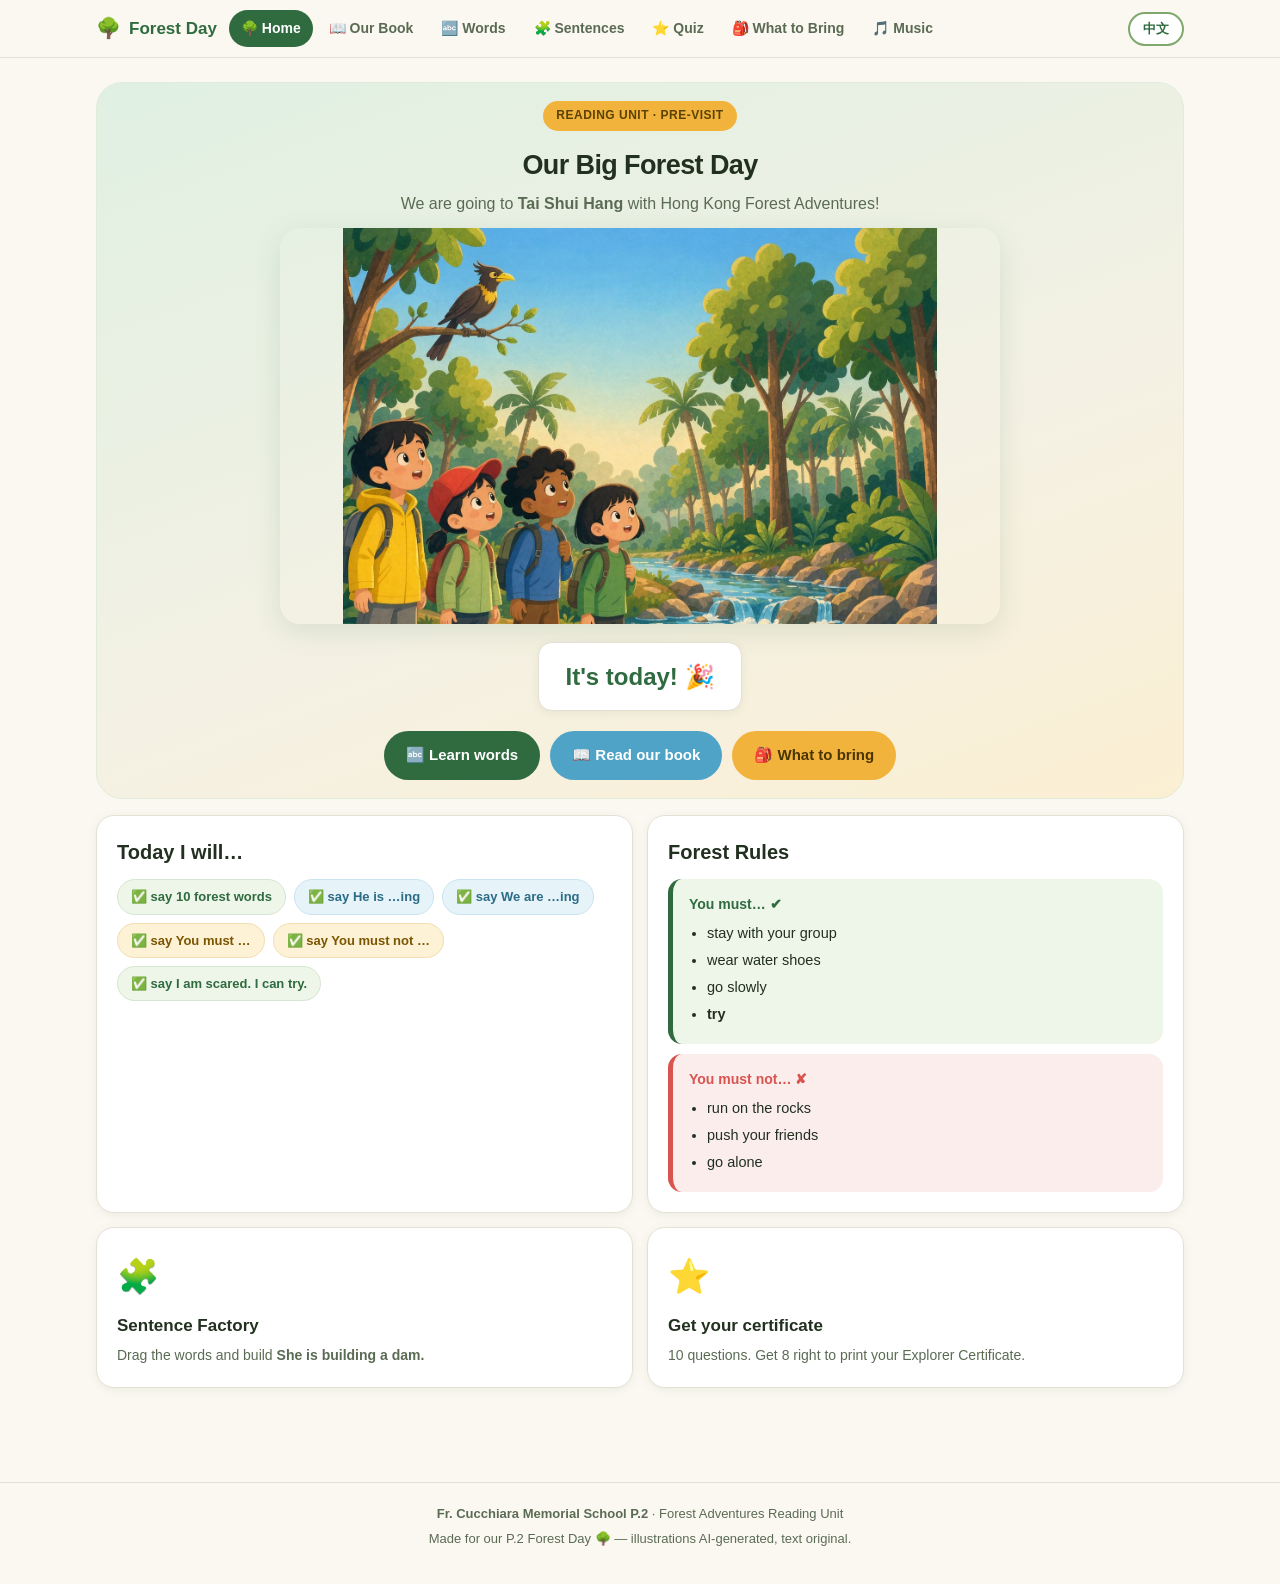
<file: index.html>
<!DOCTYPE html>
<html lang="en">
<head>
<meta charset="UTF-8">
<meta name="viewport" content="width=device-width, initial-scale=1">
<title>Forest Day · Home</title>
<link rel="stylesheet" href="assets/css/style.css">
</head>
<body>

<header class="topbar" id="topbar"></header>

<main class="wrap">

  <section class="hero rise">
    <div class="badge">READING UNIT · PRE-VISIT</div>
    <h1>Our Big Forest Day</h1>
    <p>
      We are going to <b>Tai Shui Hang</b> with Hong Kong Forest Adventures!
      <span class="cn-text">我們要去大水坑的香港森林歷險。這個網站幫你準備好出發前的英文課。</span>
    </p>
    <div class="hero-img"><img src="assets/img/book/p00-cover.jpg" alt="Our Big Forest Day cover"></div>

    <div class="countdown" id="countdown"></div>

    <div class="btn-row">
      <a class="btn btn-primary" href="words.html">🔤 Learn words <span class="cn-text">學單字</span></a>
      <a class="btn btn-blue" href="book.html">📖 Read our book <span class="cn-text">讀繪本</span></a>
      <a class="btn btn-yellow" href="bring.html">🎒 What to bring <span class="cn-text">要帶什麼</span></a>
    </div>
  </section>

  <section class="grid g2">
    <div class="card rise rise-1">
      <h2 style="margin:0 0 4px;font-size:20px">Today I will… <span class="cn-text" style="font-weight:400;color:var(--ink-2);font-size:14px">今天我要學會</span></h2>
      <div class="chip-row">
        <span class="chip">✅ say 10 forest words</span>
        <span class="chip blue">✅ say <b>He is …ing</b></span>
        <span class="chip blue">✅ say <b>We are …ing</b></span>
        <span class="chip yellow">✅ say <b>You must …</b></span>
        <span class="chip yellow">✅ say <b>You must not …</b></span>
        <span class="chip">✅ say <b>I am scared. I can try.</b></span>
      </div>
    </div>

    <div class="card rise rise-2">
      <h2 style="margin:0 0 10px;font-size:20px">Forest Rules <span class="cn-text" style="font-weight:400;color:var(--ink-2);font-size:14px">森林規則</span></h2>
      <div class="rule-box rule-must">
        <h4>You must… ✔</h4>
        <ul>
          <li>stay with your group <span class="cn-text">跟著組別</span></li>
          <li>wear water shoes <span class="cn-text">穿水鞋</span></li>
          <li>go slowly <span class="cn-text">慢慢走</span></li>
          <li><b>try</b> <span class="cn-text">試試看</span></li>
        </ul>
      </div>
      <div class="rule-box rule-mustnot" style="margin-top:10px">
        <h4>You must not… ✘</h4>
        <ul>
          <li>run on the rocks <span class="cn-text">在石頭上跑</span></li>
          <li>push your friends <span class="cn-text">推朋友</span></li>
          <li>go alone <span class="cn-text">獨自走</span></li>
        </ul>
      </div>
    </div>
  </section>

  <section class="grid g2" style="margin-top:14px">
    <a class="card rise rise-1" href="sentences.html" style="text-decoration:none;color:inherit">
      <div style="font-size:34px">🧩</div>
      <h3 style="margin:8px 0 4px;font-size:17px">Sentence Factory <span class="cn-text" style="font-weight:400;color:var(--ink-2);font-size:13px">句子工場</span></h3>
      <p style="margin:0;color:var(--ink-2);font-size:14px">Drag the words and build <b>She is building a dam.</b><span class="cn-text"> 拖字塊造句。</span></p>
    </a>
    <a class="card rise rise-2" href="quiz.html" style="text-decoration:none;color:inherit">
      <div style="font-size:34px">⭐</div>
      <h3 style="margin:8px 0 4px;font-size:17px">Get your certificate <span class="cn-text" style="font-weight:400;color:var(--ink-2);font-size:13px">領證書</span></h3>
      <p style="margin:0;color:var(--ink-2);font-size:14px">10 questions. Get 8 right to print your Explorer Certificate.<span class="cn-text"> 答對 8 題可列印證書。</span></p>
    </a>
  </section>

</main>

<footer id="footer"></footer>
<script src="assets/js/data.js"></script>
<script src="assets/js/main.js"></script>
<script src="assets/js/countdown.js"></script>
</body>
</html>
</file>
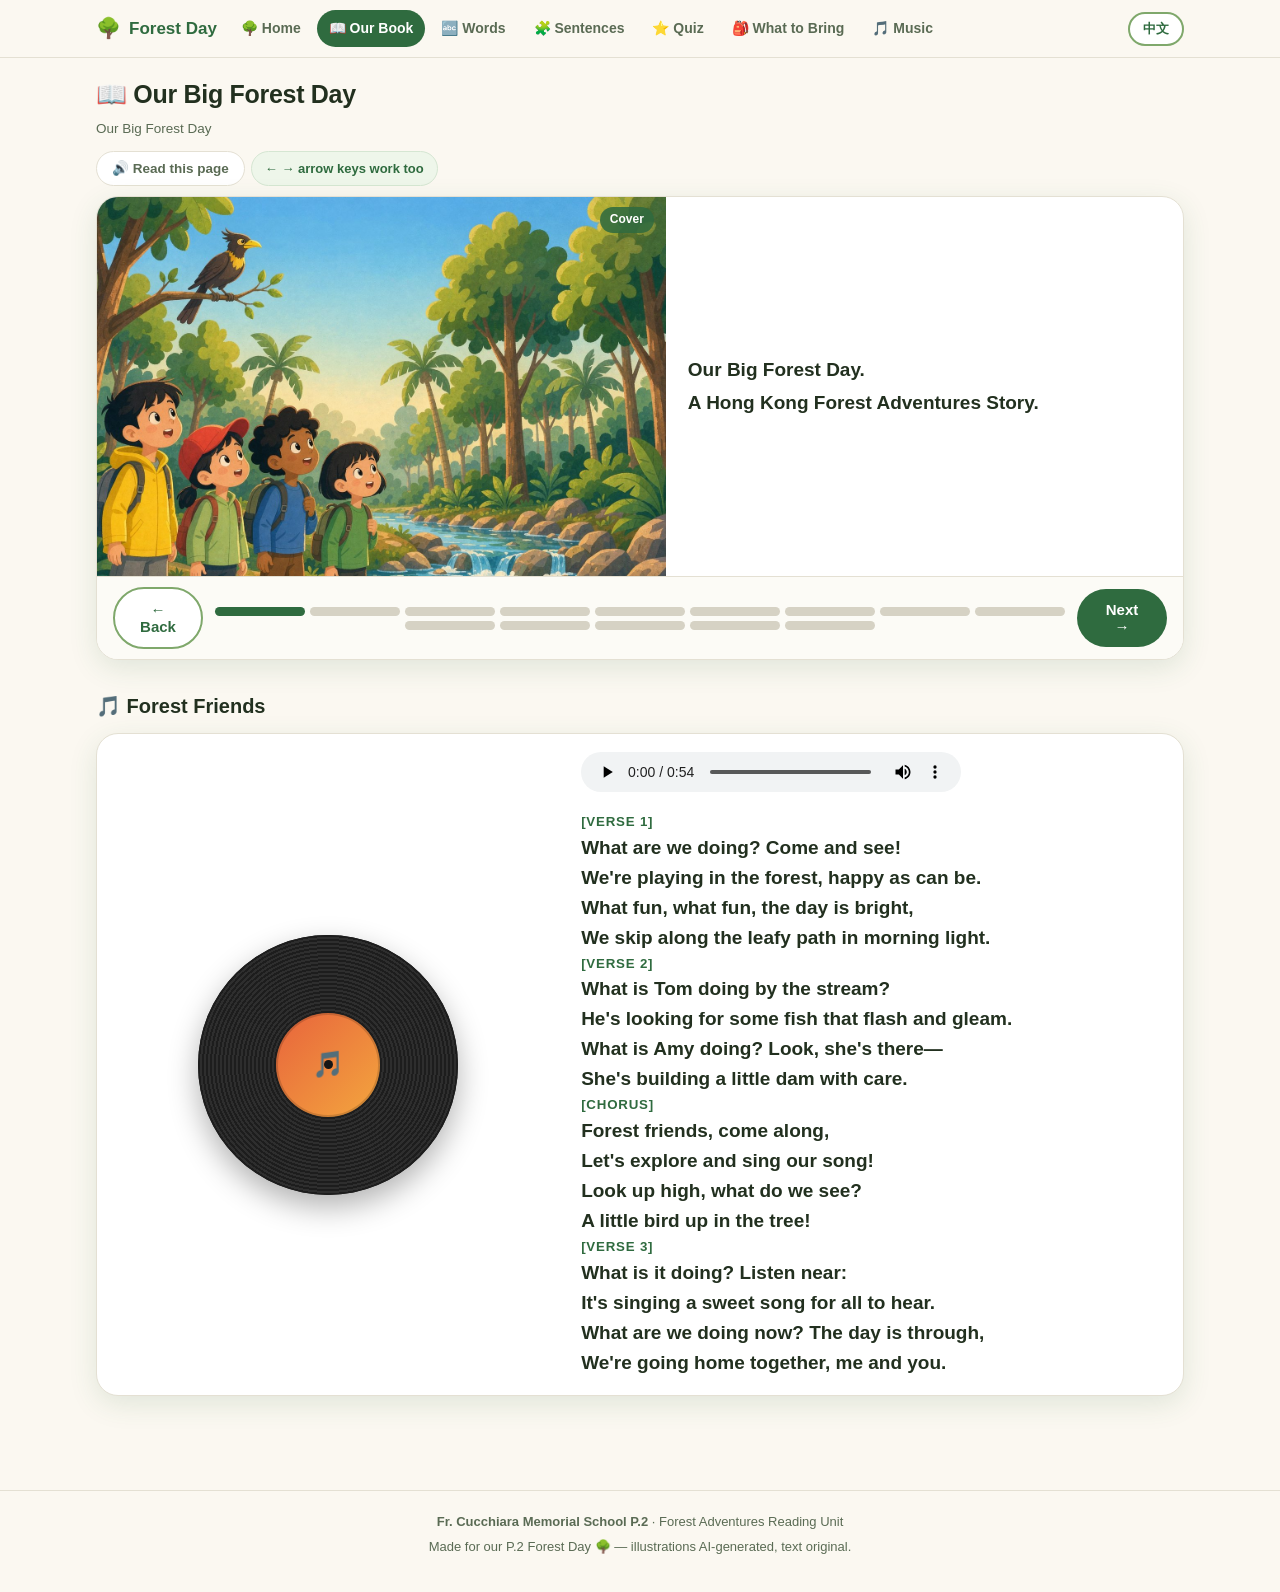
<file: book.html>
<!DOCTYPE html>
<html lang="en">
<head>
<meta charset="UTF-8">
<meta name="viewport" content="width=device-width, initial-scale=1">
<title>Forest Day · Our Book</title>
<link rel="stylesheet" href="assets/css/style.css">
</head>
<body class="page-book">

<header class="topbar" id="topbar"></header>

<main class="wrap">
  <div class="page-head">
    <h1>📖 Our Big Forest Day</h1>
    <div class="sub">
      Our Big Forest Day
    </div>
  </div>

  <div class="mode-switch">
    <button id="autoBtn">🔊 Read this page <span class="cn-text">朗讀本頁</span></button>
    <span class="chip" style="align-self:center">← → arrow keys work too</span>
  </div>

  <div class="book-stage rise" id="bookStage">
    <div class="book-img-wrap">
      <img class="book-img" id="bookImg" src="" alt="">
      <div class="vinyl" id="vinyl" aria-hidden="true">
        <div class="vinyl-disc">
          <div class="vinyl-label"><span>🎵</span></div>
        </div>
      </div>
      <div class="book-page-no" id="bookPageNo"></div>
    </div>
    <div class="book-text" id="bookText"></div>
    <div class="book-nav">
      <button class="btn btn-ghost" id="prevBtn">← Back</button>
      <div class="dots" id="dots"></div>
      <button class="btn btn-primary" id="nextBtn">Next →</button>
    </div>
  </div>

  <!-- ★ 歌曲區：與第 13 頁同一塊（唱片 + 播放器 + 歌詞），固定顯示在繪本下方（獨立 music.html 也有同一塊） -->
  <h2 style="margin:30px 0 10px;font-size:20px">🎵 Forest Friends <span class="cn-text" style="font-weight:400;color:var(--ink-2);font-size:14px">主題曲</span></h2>
  <div class="song-block" id="songBlock">
    <div class="song-block-img">
      <div class="vinyl" aria-hidden="true">
        <div class="vinyl-disc">
          <div class="vinyl-label"><span>🎵</span></div>
        </div>
      </div>
    </div>
    <div class="book-text is-poem" id="songText"></div>
  </div>

  <!-- ★ 暫時隱藏《I Can Try!》迷你讀本區（老師說暫時不需要，需要時把這段註解拿掉即可）
  <h2 style="margin:34px 0 4px;font-size:22px">🦁 I Can Try! <span class="cn-text" style="font-weight:400;color:var(--ink-2);font-size:14px">迷你讀本 — 我很害怕，我可以試試</span></h2>
  <p style="color:var(--ink-2);font-size:14.5px;margin:0 0 14px">
    A tiny book about being brave.
    <span class="cn-text">一個關於勇敢的小故事。讀到最後一句時，全班一起站起來說三次。</span>
  </p>
  <div class="grid g3" id="tryBox"></div>
  -->

</main>

<footer id="footer"></footer>
<script src="assets/js/data.js"></script>
<script src="assets/js/main.js"></script>
<script src="assets/js/book.js"></script>
</body>
</html>
</file>
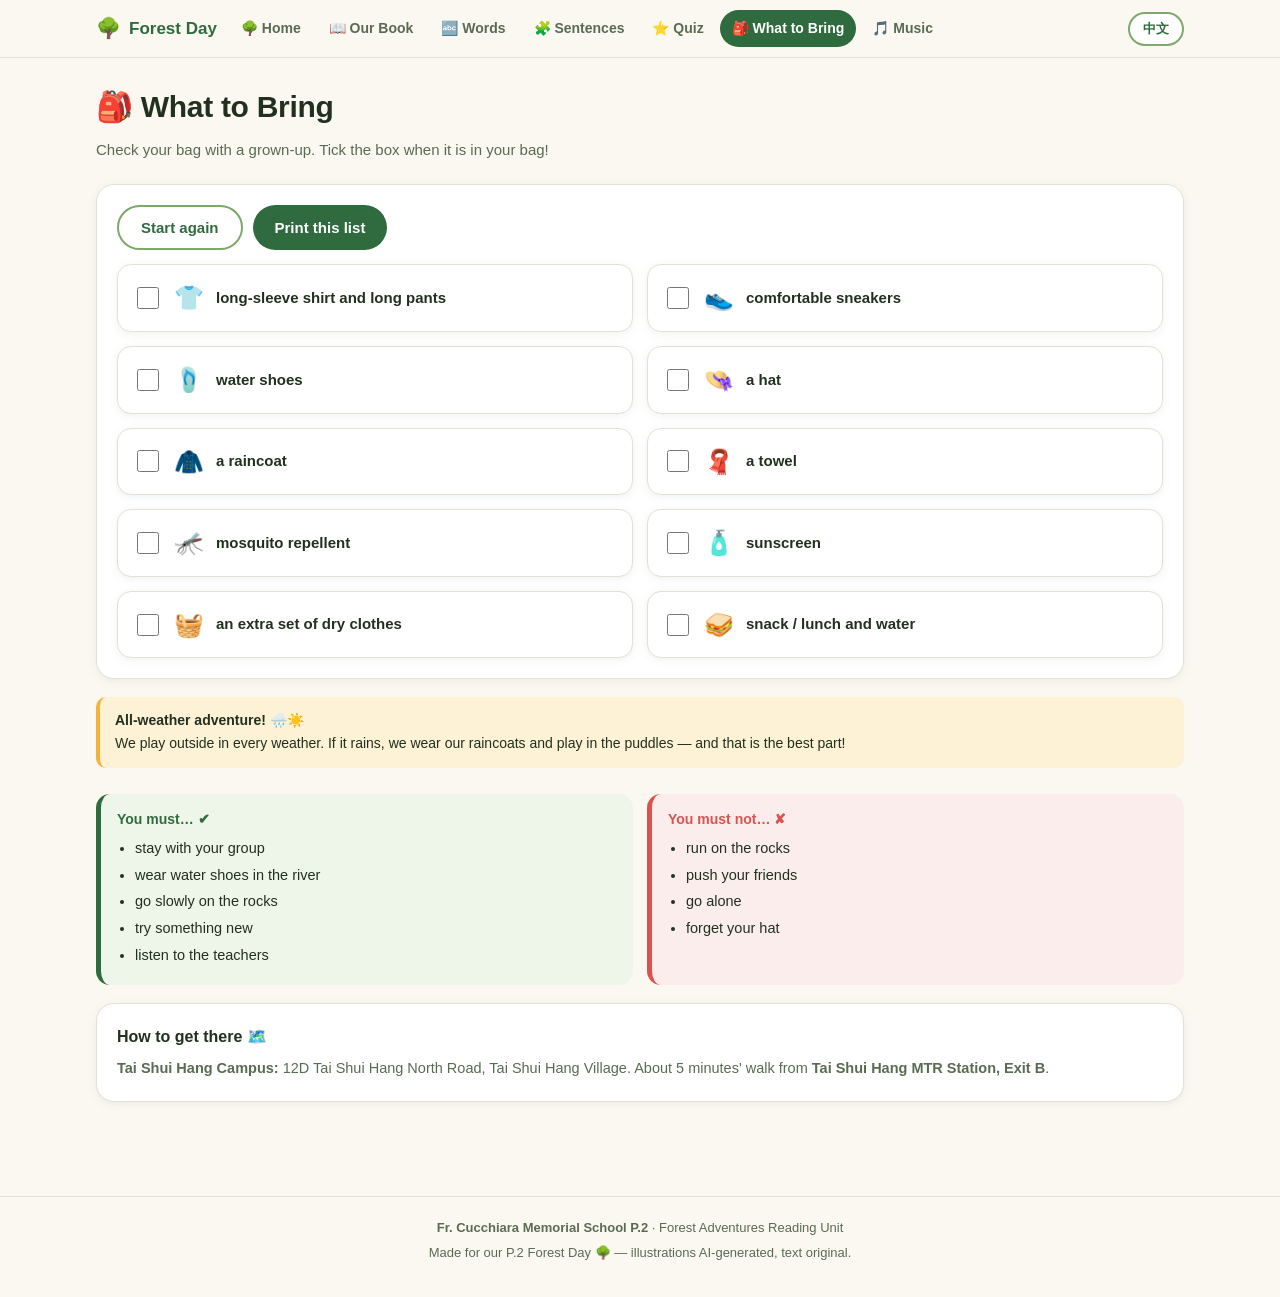
<file: bring.html>
<!DOCTYPE html>
<html lang="en">
<head>
<meta charset="UTF-8">
<meta name="viewport" content="width=device-width, initial-scale=1">
<title>Forest Day · What to Bring</title>
<link rel="stylesheet" href="assets/css/style.css">
<link rel="stylesheet" href="assets/css/print.css">
</head>
<body>

<header class="topbar" id="topbar"></header>

<main class="wrap">
  <div class="page-head">
    <h1>🎒 What to Bring</h1>
    <div class="sub">
      Check your bag with a grown-up. Tick the box when it is in your bag!
    </div>
  </div>

  <div class="card rise" style="margin-bottom:18px">
    <div class="btn-row no-print" style="justify-content:flex-start">
      <button class="btn btn-ghost" id="resetBring">Start again</button>
      <button class="btn btn-primary" onclick="window.print()">Print this list</button>
    </div>
    <div class="grid g2" id="bringList" style="margin-top:14px"></div>
  </div>

  <div class="notice">
    <b>All-weather adventure! 🌧️☀️</b><br>
    We play outside in every weather. If it rains, we wear our raincoats and play in the puddles — and that is the best part!
  </div>

  <div class="grid g2" style="margin-top:18px">
    <div class="rule-box rule-must">
      <h4>You must… ✔</h4>
      <ul>
        <li>stay with your group</li>
        <li>wear water shoes in the river</li>
        <li>go slowly on the rocks</li>
        <li>try something new</li>
        <li>listen to the teachers</li>
      </ul>
    </div>
    <div class="rule-box rule-mustnot">
      <h4>You must not… ✘</h4>
      <ul>
        <li>run on the rocks</li>
        <li>push your friends</li>
        <li>go alone</li>
        <li>forget your hat</li>
      </ul>
    </div>
  </div>

  <div class="card" style="margin-top:18px">
    <h3 style="margin:0 0 6px;font-size:16px">How to get there 🗺️</h3>
    <p style="font-size:14.5px;margin:0;color:var(--ink-2)">
      <b>Tai Shui Hang Campus:</b> 12D Tai Shui Hang North Road, Tai Shui Hang Village.
      About 5 minutes' walk from <b>Tai Shui Hang MTR Station, Exit B</b>.
    </p>
  </div>
</main>

<footer id="footer"></footer>
<script src="assets/js/data.js"></script>
<script src="assets/js/main.js"></script>
<script src="assets/js/checklist.js"></script>
</body>
</html>
</file>
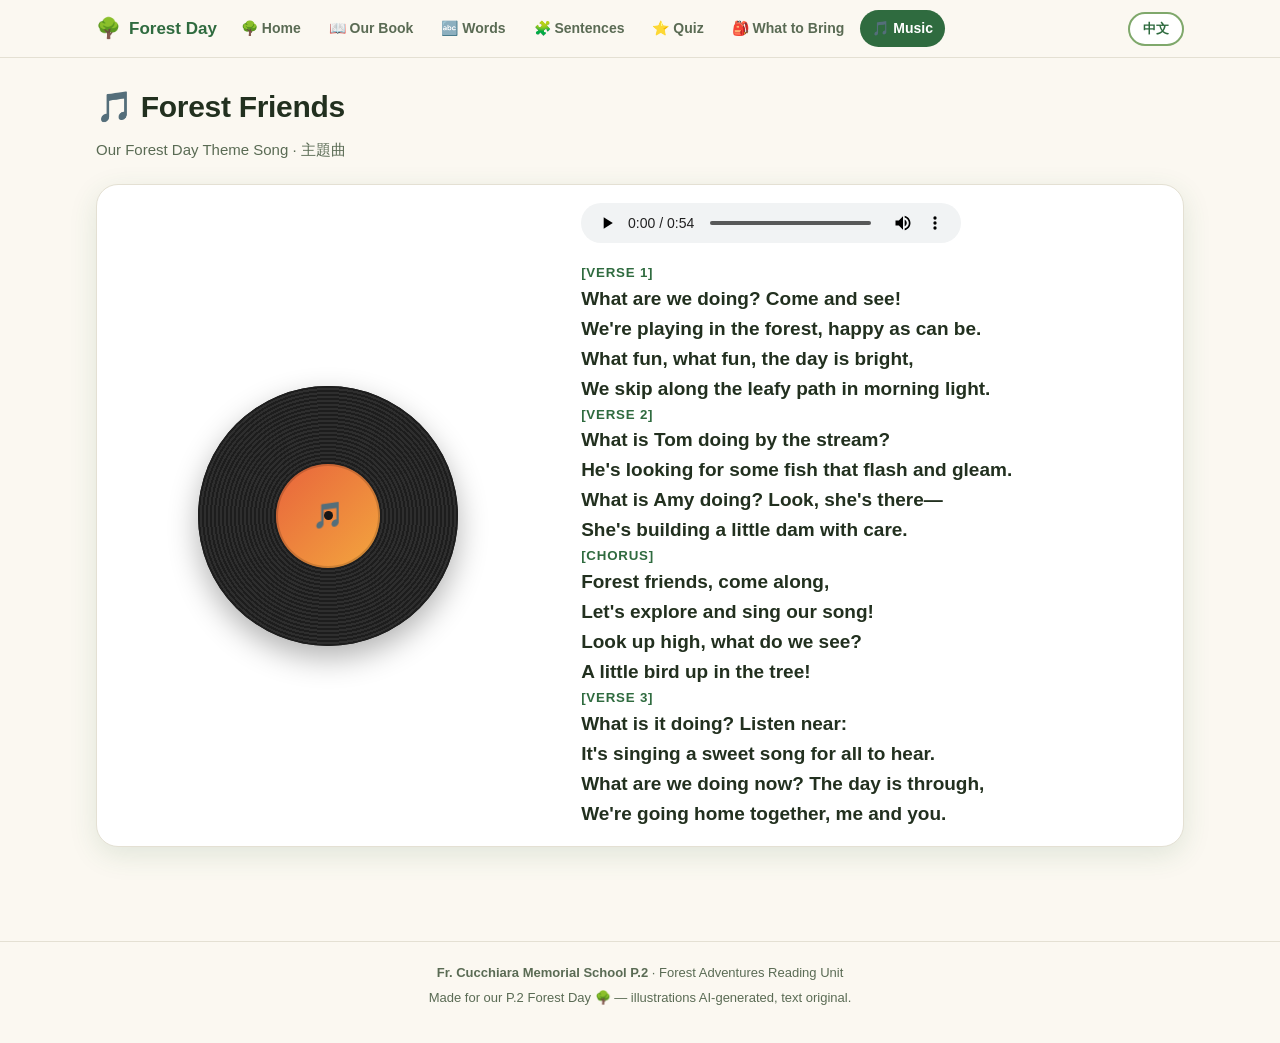
<file: music.html>
<!DOCTYPE html>
<html lang="en">
<head>
<meta charset="UTF-8">
<meta name="viewport" content="width=device-width, initial-scale=1">
<title>Forest Day · Music</title>
<link rel="stylesheet" href="assets/css/style.css">
</head>
<body class="page-music">

<header class="topbar" id="topbar"></header>

<main class="wrap">
  <div class="page-head">
    <h1>🎵 Forest Friends</h1>
    <div class="sub">Our Forest Day Theme Song · 主題曲</div>
  </div>

  <!-- ★ 歌曲區：轉動唱片 + 瀏覽器原生播放器 + 歌詞（資料來自 data.js 詩頁） -->
  <div class="song-block" id="songBlock">
    <div class="song-block-img">
      <div class="vinyl" aria-hidden="true">
        <div class="vinyl-disc">
          <div class="vinyl-label"><span>🎵</span></div>
        </div>
      </div>
    </div>
    <div class="book-text is-poem" id="songText"></div>
  </div>

</main>

<footer id="footer"></footer>
<script src="assets/js/data.js"></script>
<script src="assets/js/main.js"></script>
<script src="assets/js/music.js"></script>
</body>
</html>
</file>
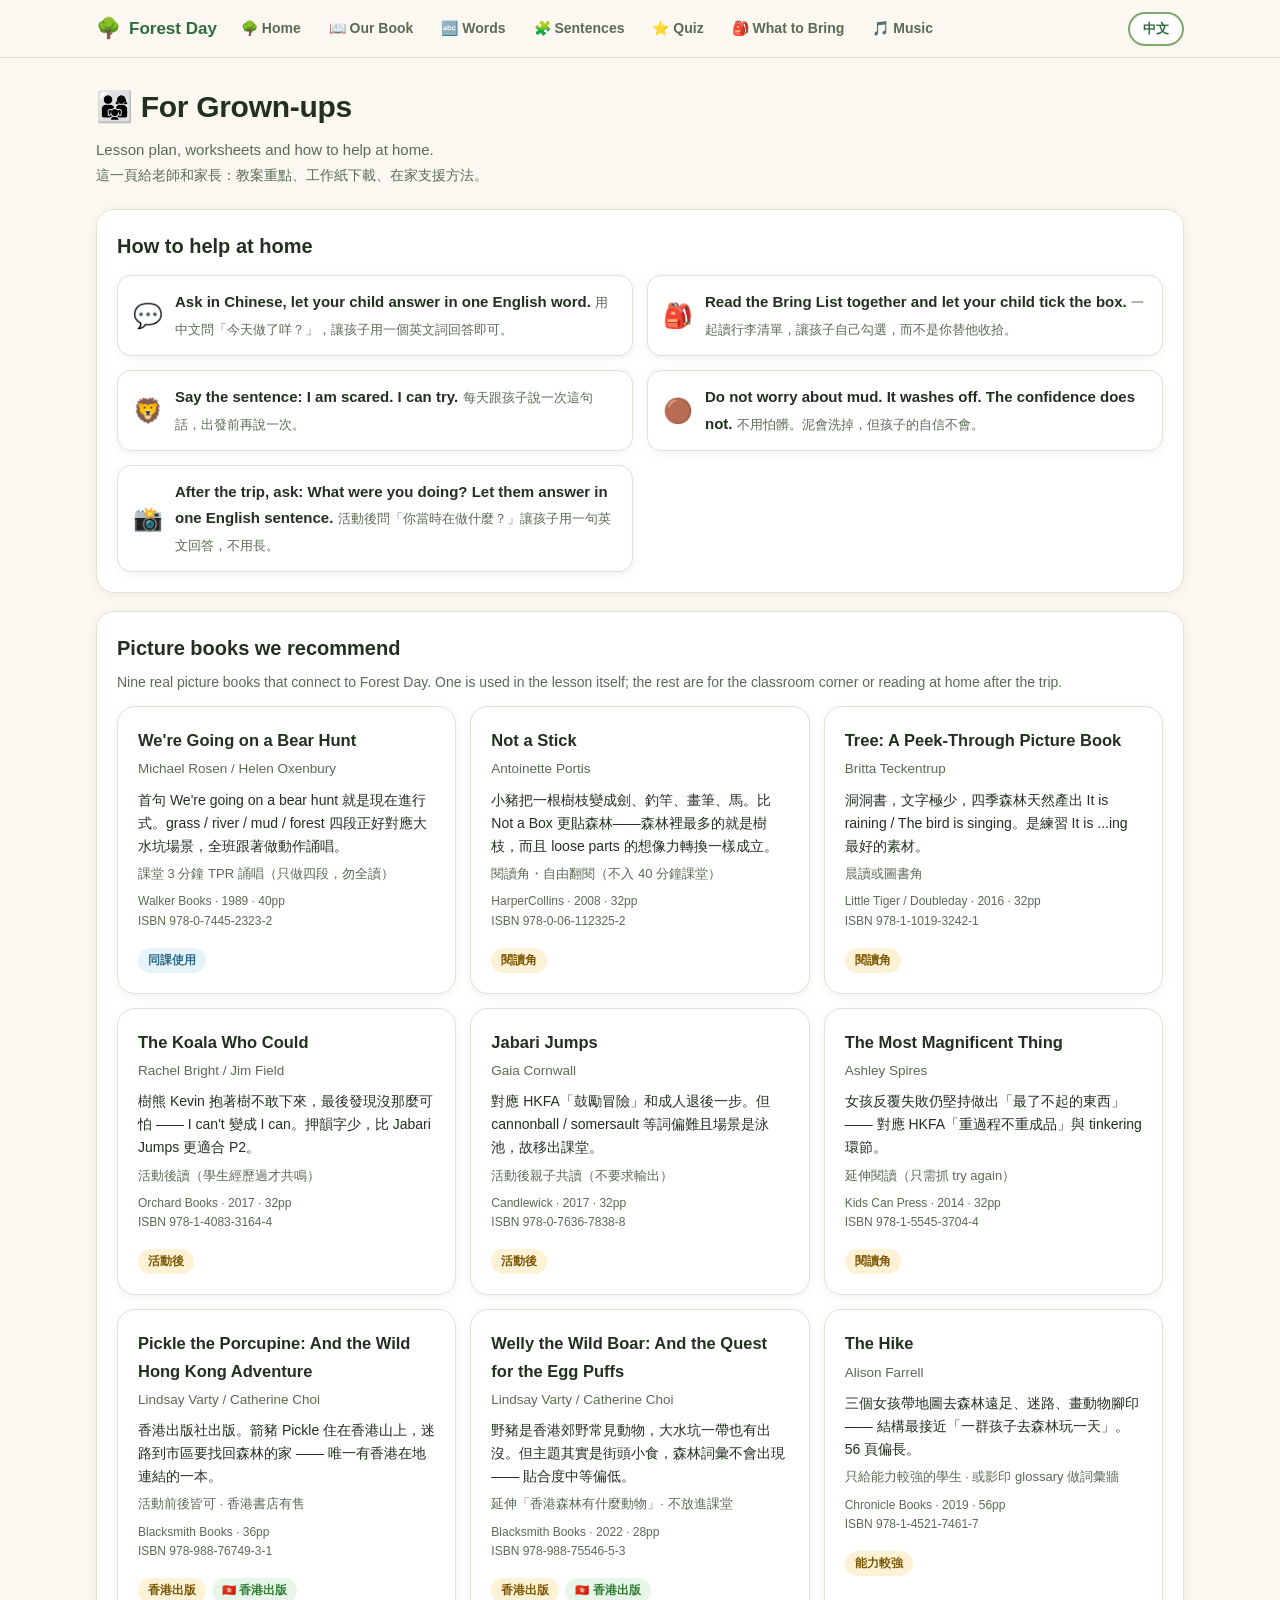
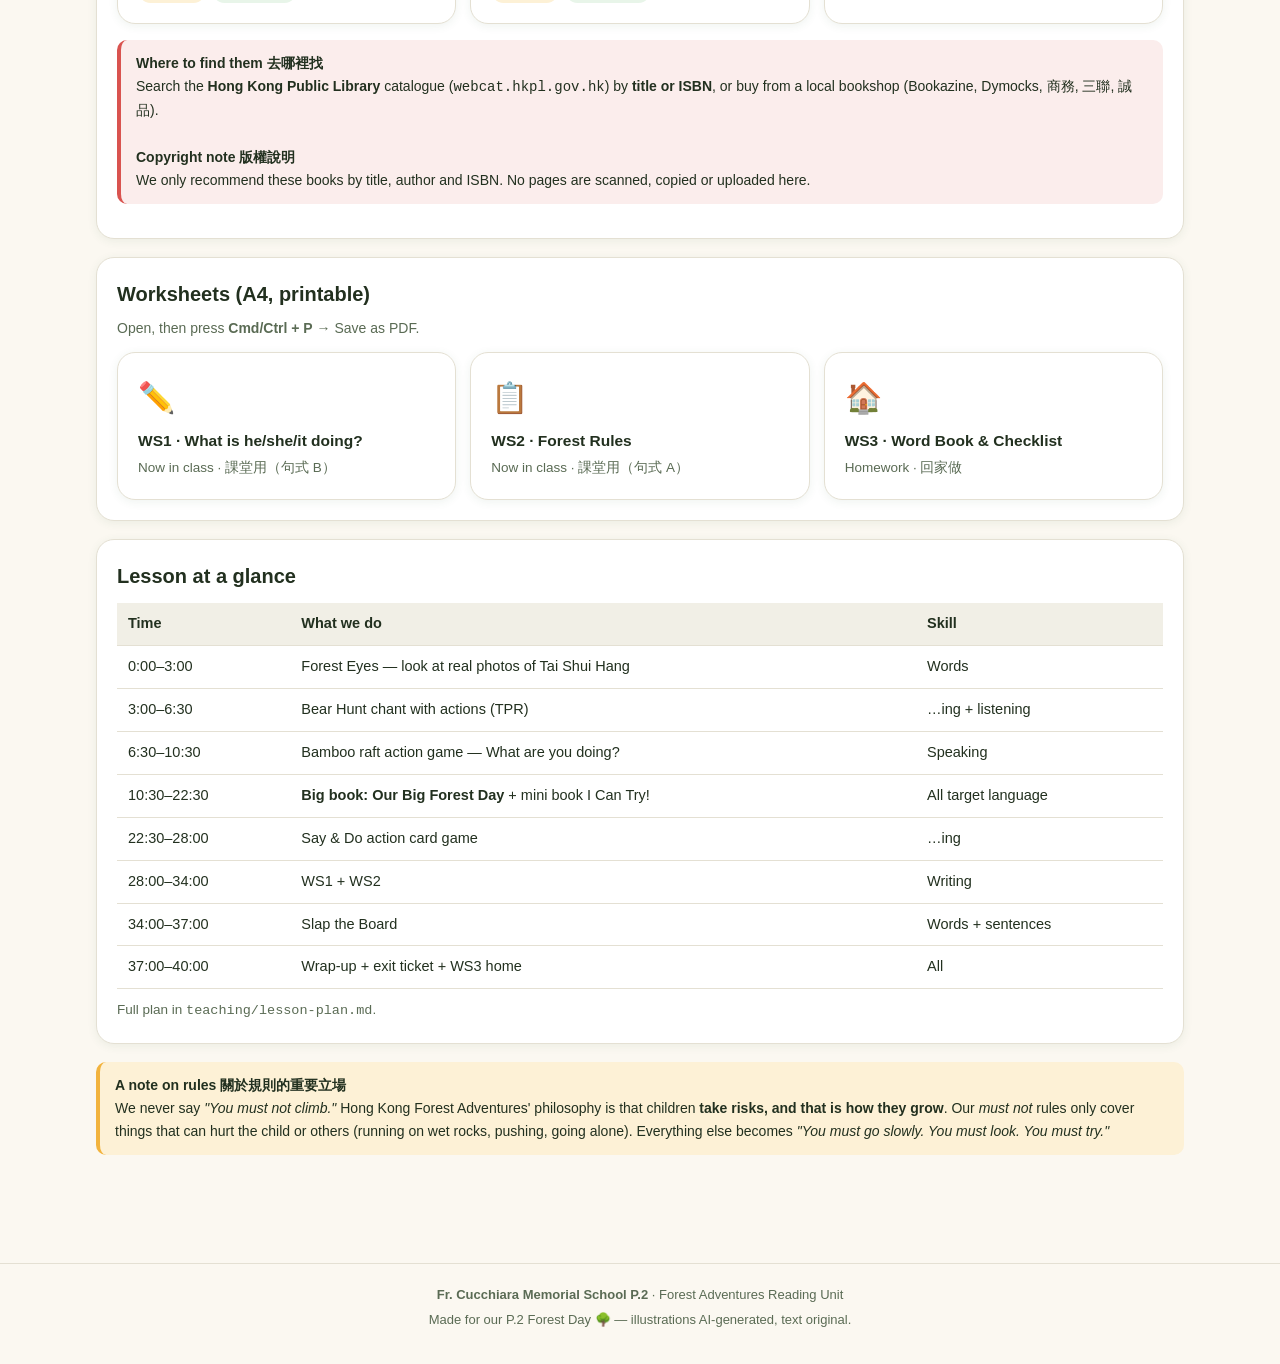
<file: parents.html>
<!DOCTYPE html>
<html lang="en">
<head>
<meta charset="UTF-8">
<meta name="viewport" content="width=device-width, initial-scale=1">
<title>Forest Day · Grown-ups</title>
<link rel="stylesheet" href="assets/css/style.css">
</head>
<body>

<header class="topbar" id="topbar"></header>

<main class="wrap">
  <div class="page-head">
    <h1>👨‍👩‍👧 For Grown-ups</h1>
    <div class="sub">
      Lesson plan, worksheets and how to help at home.
      <span class="cn-text">這一頁給老師和家長：教案重點、工作紙下載、在家支援方法。</span>
    </div>
  </div>

  <!-- 家長建議 -->
  <div class="card" style="margin-bottom:18px">
    <h2 style="margin:0 0 4px;font-size:20px">How to help at home <span class="cn-text" style="font-weight:400;color:var(--ink-2);font-size:13px">家長在家可以這樣支援</span></h2>
    <div class="grid g2" id="parentTips" style="margin-top:12px"></div>
  </div>

  <!-- 延伸書單 -->
  <div class="card" style="margin-bottom:18px">
    <h2 style="margin:0 0 4px;font-size:20px">Picture books we recommend <span class="cn-text" style="font-weight:400;color:var(--ink-2);font-size:13px">延伸閱讀書單</span></h2>
    <p style="color:var(--ink-2);font-size:14px;margin:6px 0 12px">
      Nine real picture books that connect to Forest Day. One is used in the lesson itself; the rest are for the classroom corner or reading at home after the trip.
      <span class="cn-text">九本現成繪本。只有《We're Going on a Bear Hunt》在課堂上誦唱（請用實體書），其餘放圖書角或活動後親子共讀。最後兩本由本地出版，有香港在地連結。</span>
    </p>
    <div class="grid g3" id="bookShelf"></div>
    <div class="notice warn" style="margin-top:16px">
      <b>Where to find them 去哪裡找</b><br>
      Search the <b>Hong Kong Public Library</b> catalogue (<span style="font-family:monospace">webcat.hkpl.gov.hk</span>)
      by <b>title or ISBN</b>, or buy from a local bookshop (Bookazine, Dymocks, 商務, 三聯, 誠品).
      <span class="cn-text">用書名或 ISBN 在香港公共圖書館目錄搜尋並預約，或到書店購買。</span>
      <br><br>
      <b>Copyright note 版權說明</b><br>
      We only recommend these books by title, author and ISBN. No pages are scanned, copied or uploaded here.
      <span class="cn-text">本站只列書目與 ISBN，不含任何內頁掃描或電子檔。切勿自行掃描繪本內頁上網或放上 Google Sites。</span>
    </div>
  </div>

  <!-- 工作紙 -->
  <div class="card" style="margin-bottom:18px">
    <h2 style="margin:0 0 4px;font-size:20px">Worksheets (A4, printable) <span class="cn-text" style="font-weight:400;color:var(--ink-2);font-size:13px">工作紙下載</span></h2>
    <p style="color:var(--ink-2);font-size:14px;margin:6px 0 12px">
      Open, then press <b>Cmd/Ctrl + P</b> → Save as PDF.
      <span class="cn-text">打開後按 Cmd/Ctrl + P 存成 PDF 即可列印。已做好 A4 版面。</span>
    </p>
    <div class="grid g3">
      <a class="card" href="worksheets/ws1-what-is-he-doing.html" style="text-decoration:none;color:inherit">
        <div style="font-size:30px">✏️</div>
        <h4 style="margin:6px 0 3px;font-size:15.5px">WS1 · What is he/she/it doing?</h4>
        <p style="margin:0;color:var(--ink-2);font-size:13.5px">Now in class · 課堂用（句式 B）</p>
      </a>
      <a class="card" href="worksheets/ws2-must-must-not.html" style="text-decoration:none;color:inherit">
        <div style="font-size:30px">📋</div>
        <h4 style="margin:6px 0 3px;font-size:15.5px">WS2 · Forest Rules</h4>
        <p style="margin:0;color:var(--ink-2);font-size:13.5px">Now in class · 課堂用（句式 A）</p>
      </a>
      <a class="card" href="worksheets/ws3-wordbook-checklist.html" style="text-decoration:none;color:inherit">
        <div style="font-size:30px">🏠</div>
        <h4 style="margin:6px 0 3px;font-size:15.5px">WS3 · Word Book & Checklist</h4>
        <p style="margin:0;color:var(--ink-2);font-size:13.5px">Homework · 回家做</p>
      </a>
    </div>
  </div>

  <!-- 教案摘要 -->
  <div class="card" style="margin-bottom:18px">
    <h2 style="margin:0 0 10px;font-size:20px">Lesson at a glance <span class="cn-text" style="font-weight:400;color:var(--ink-2);font-size:13px">40 分鐘課堂流程</span></h2>
    <div class="table-wrap">
      <table>
        <tr><th>Time</th><th>What we do</th><th>Skill</th></tr>
        <tr><td>0:00–3:00</td><td>Forest Eyes — look at real photos of Tai Shui Hang</td><td>Words</td></tr>
        <tr><td>3:00–6:30</td><td>Bear Hunt chant with actions (TPR)</td><td>…ing + listening</td></tr>
        <tr><td>6:30–10:30</td><td>Bamboo raft action game — What are you doing?</td><td>Speaking</td></tr>
        <tr><td>10:30–22:30</td><td><b>Big book: Our Big Forest Day</b> + mini book I Can Try!</td><td>All target language</td></tr>
        <tr><td>22:30–28:00</td><td>Say &amp; Do action card game</td><td>…ing</td></tr>
        <tr><td>28:00–34:00</td><td>WS1 + WS2</td><td>Writing</td></tr>
        <tr><td>34:00–37:00</td><td>Slap the Board</td><td>Words + sentences</td></tr>
        <tr><td>37:00–40:00</td><td>Wrap-up + exit ticket + WS3 home</td><td>All</td></tr>
      </table>
    </div>
    <p style="color:var(--ink-2);font-size:13.5px;margin:10px 0 0">
      Full plan in <code>teaching/lesson-plan.md</code>.
      <span class="cn-text">完整教案（含 SEN 調整、差異化處理）見 teaching/lesson-plan.md。</span>
    </p>
  </div>

  <!-- 立場聲明 -->
  <div class="notice" style="margin-top:16px">
    <b>A note on rules 關於規則的重要立場</b><br>
    We never say <i>"You must not climb."</i> Hong Kong Forest Adventures' philosophy is that children
    <b>take risks, and that is how they grow</b>. Our <i>must not</i> rules only cover things that can hurt
    the child or others (running on wet rocks, pushing, going alone). Everything else becomes
    <i>"You must go slowly. You must look. You must try."</i>
    <span class="cn-text">本單元絕不會教「你不可以爬」。HKFA 的理念是孩子需要冒險才會成長。我們的 must not 只針對會傷己傷人的事，其餘一律轉為「你要慢慢走、先看一看、要試試看」。</span>
  </div>
</main>

<footer id="footer"></footer>
<script src="assets/js/data.js"></script>
<script src="assets/js/main.js"></script>
<script>
(function(){
  const tips = document.getElementById('parentTips');
  tips.innerHTML = PARENT_TIPS.map(t => `
    <div class="bring-item">
      <span class="ic">${t.icon}</span>
      <span class="tx"><span class="en">${esc(t.en)}</span>
      <span class="cn">${esc(t.cn)}</span></span>
    </div>`).join('');

  const shelf = document.getElementById('bookShelf');
  shelf.innerHTML = BOOKSHELF.map(b => `
    <div class="book-card card">
      <h4>${esc(b.title)}</h4>
      <div class="au">${esc(b.author)}</div>
      <div class="why">${esc(b.why)}<span class="cn-text" style="display:block;color:var(--ink-2);font-size:13px;margin-top:5px">${esc(b.use)}</span></div>
      <div style="font-size:12px;color:var(--ink-2);margin-top:8px;line-height:1.6">
        ${esc(b.pub)}<br>ISBN ${esc(b.isbn)}
      </div>
      <div style="margin-top:8px;display:flex;gap:6px;flex-wrap:wrap">
        <span class="book-tag ${b.tag.includes('同課') ? 'used' : ''}">${esc(b.tag)}</span>
        ${b.hk ? '<span class="book-tag" style="background:#e8f5e9;color:#2e7d32">🇭🇰 香港出版</span>' : ''}
      </div>
    </div>`).join('');
})();
</script>
</body>
</html>
</file>
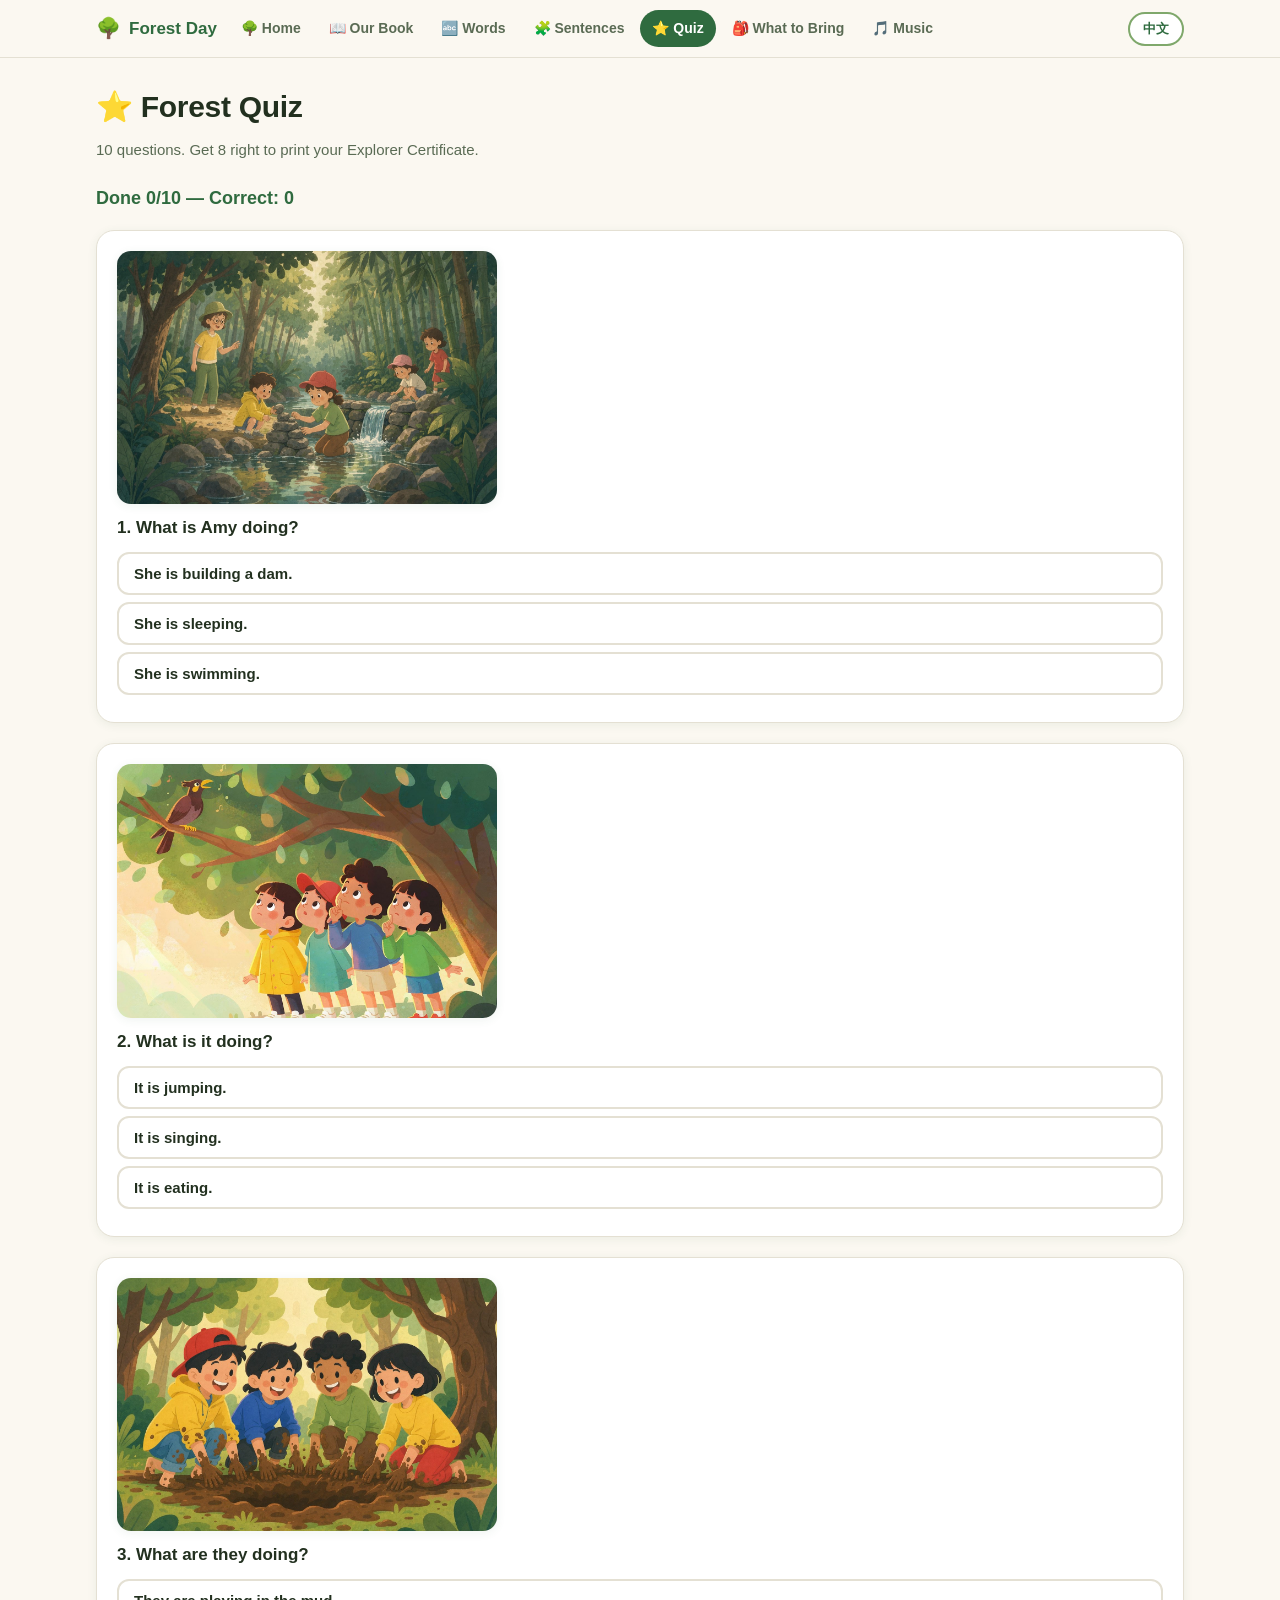
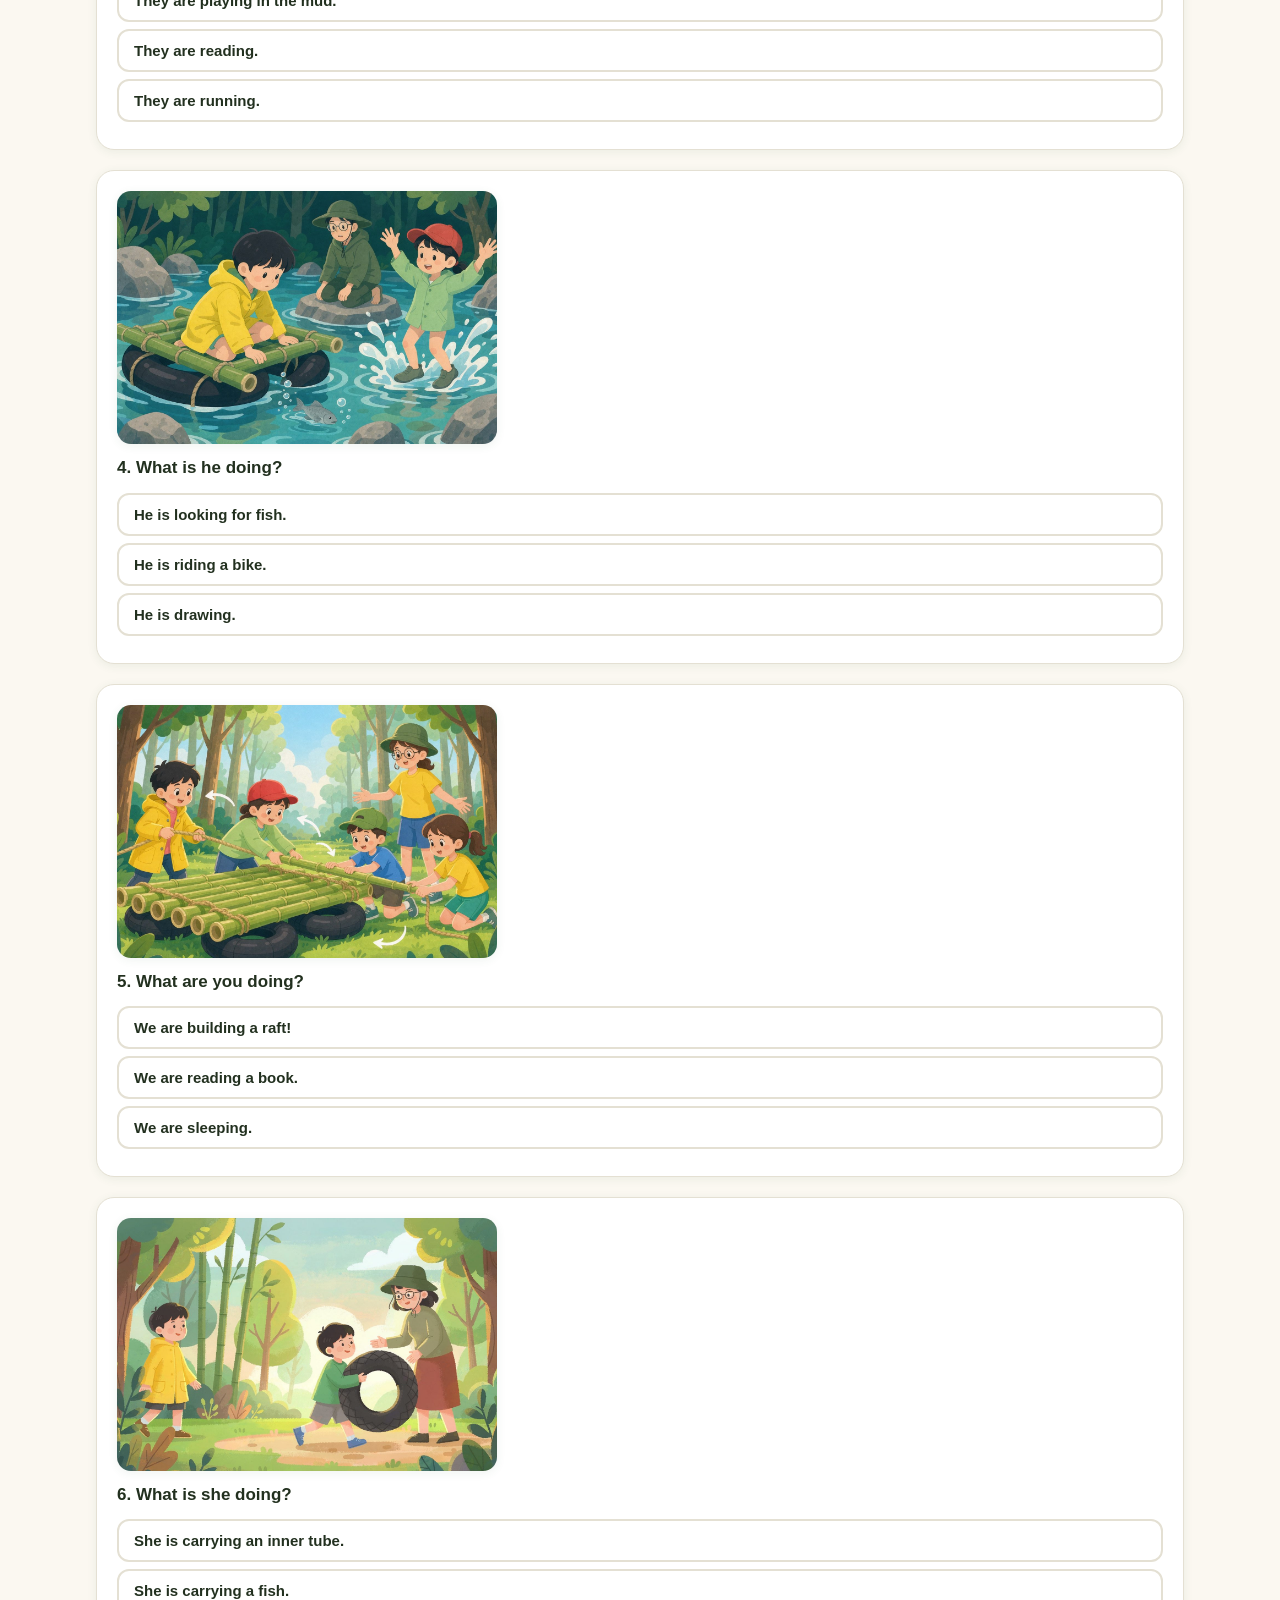
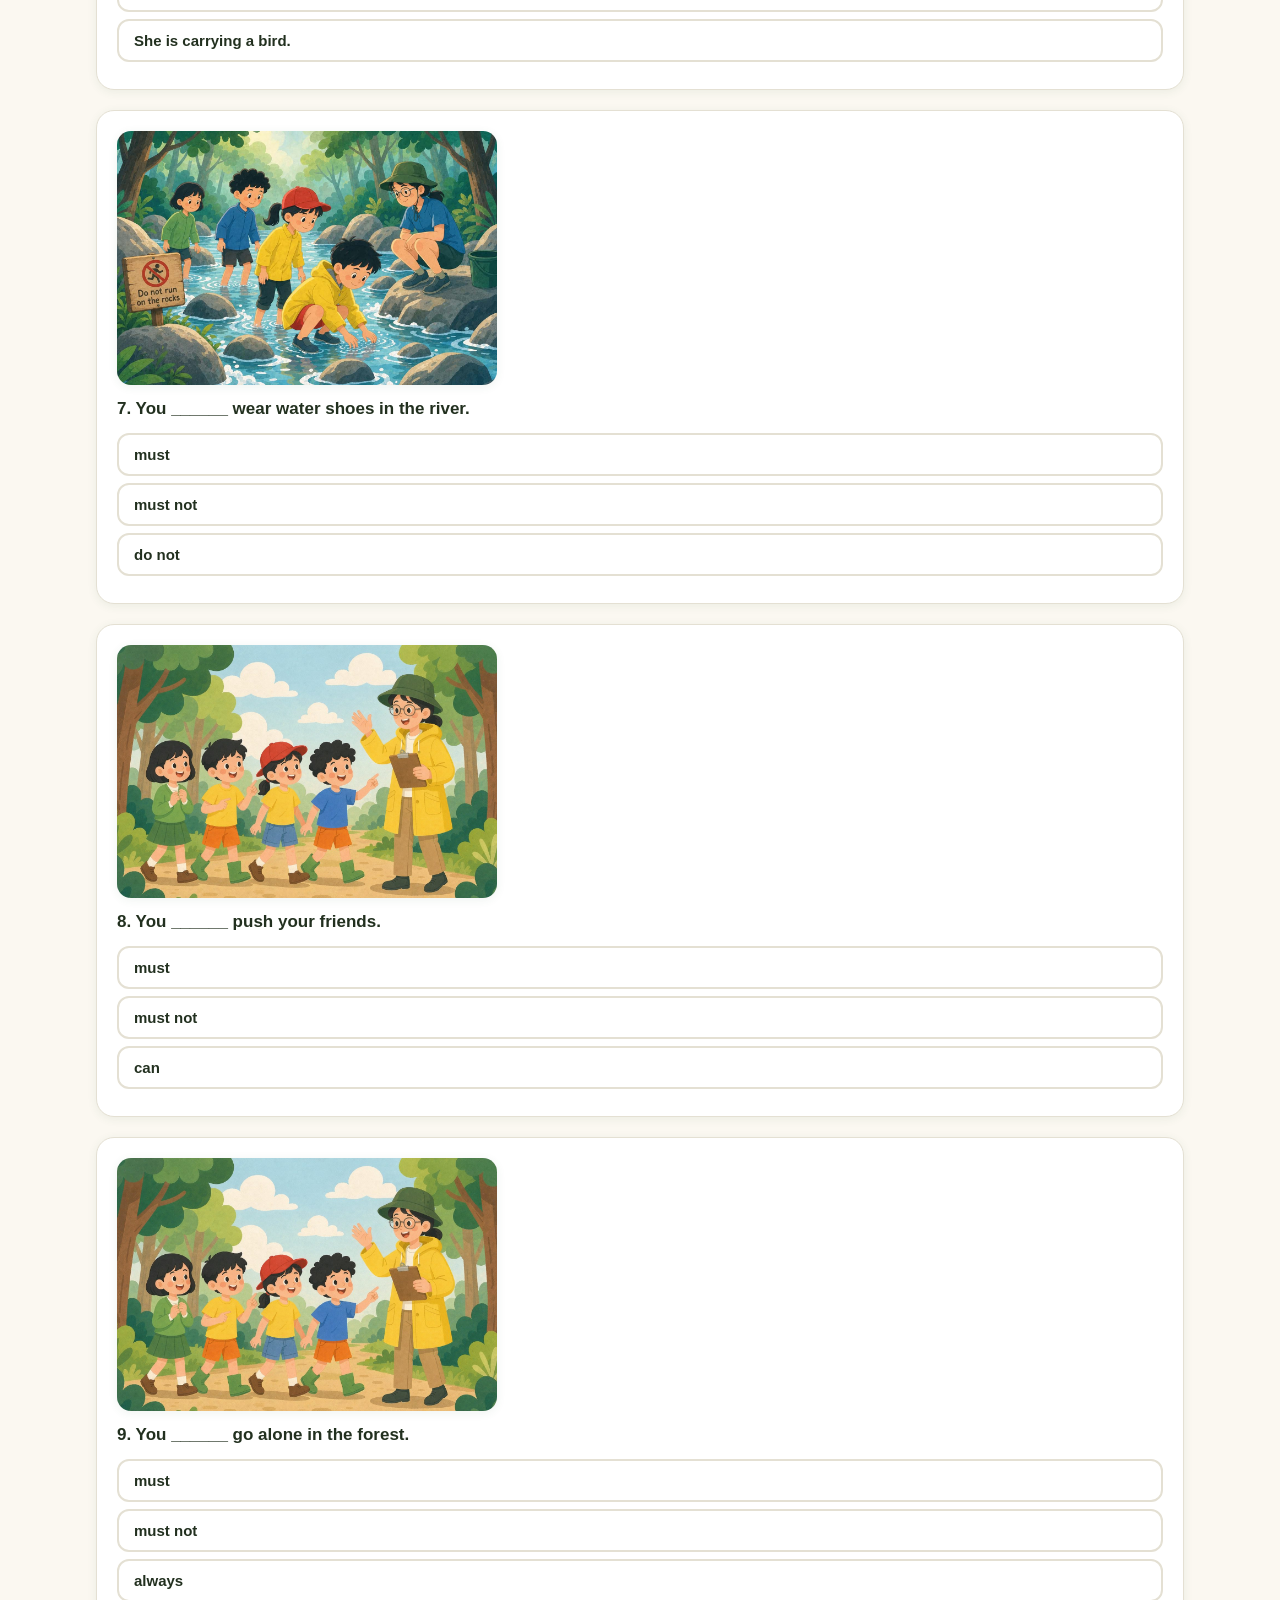
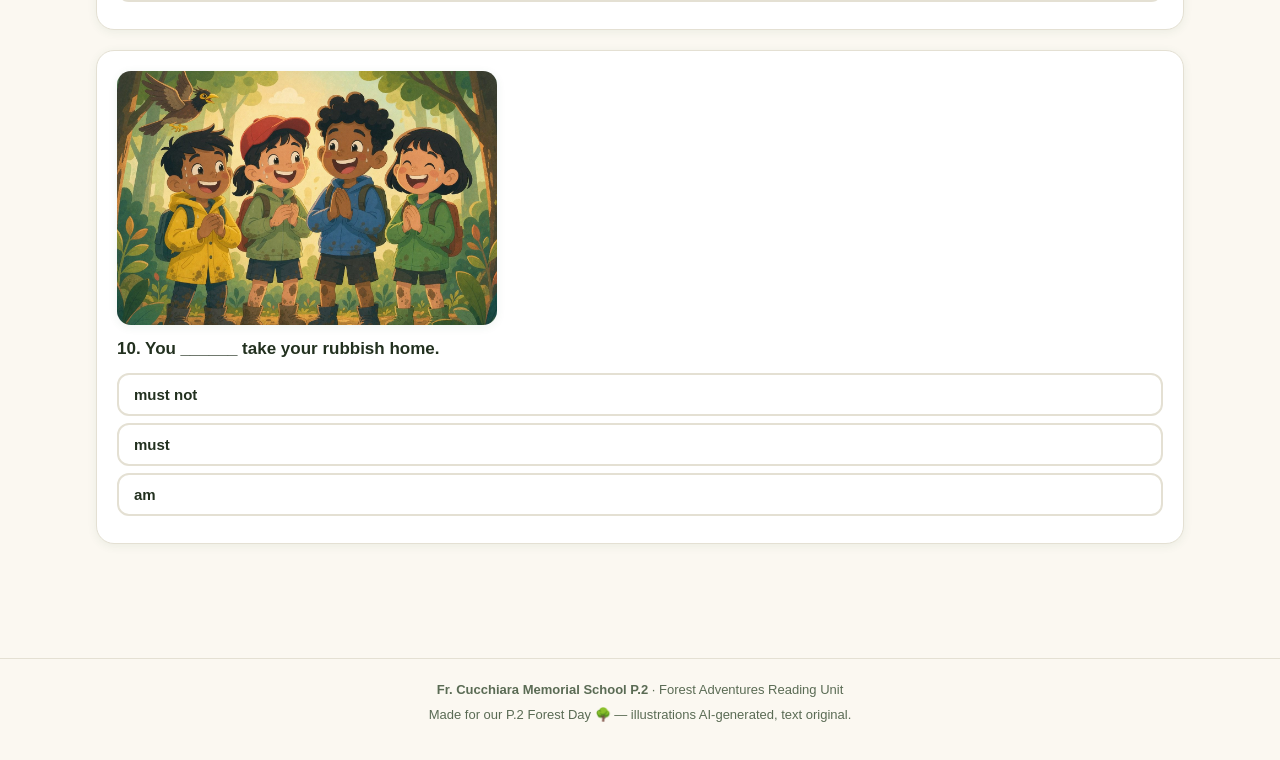
<file: quiz.html>
<!DOCTYPE html>
<html lang="en">
<head>
<meta charset="UTF-8">
<meta name="viewport" content="width=device-width, initial-scale=1">
<title>Forest Day · Quiz</title>
<link rel="stylesheet" href="assets/css/style.css">
<link rel="stylesheet" href="assets/css/print.css">
</head>
<body>

<header class="topbar" id="topbar"></header>

<main class="wrap">
  <div class="page-head">
    <h1>⭐ Forest Quiz</h1>
    <div class="sub">
      10 questions. Get 8 right to print your Explorer Certificate.
    </div>
  </div>

  <div class="score-bar" id="scoreBar"></div>
  <div id="quizBox"></div>
  <div id="certBox"></div>
</main>

<footer id="footer"></footer>
<script src="assets/js/data.js"></script>
<script src="assets/js/main.js"></script>
<script src="assets/js/quiz.js"></script>
</body>
</html>
</file>
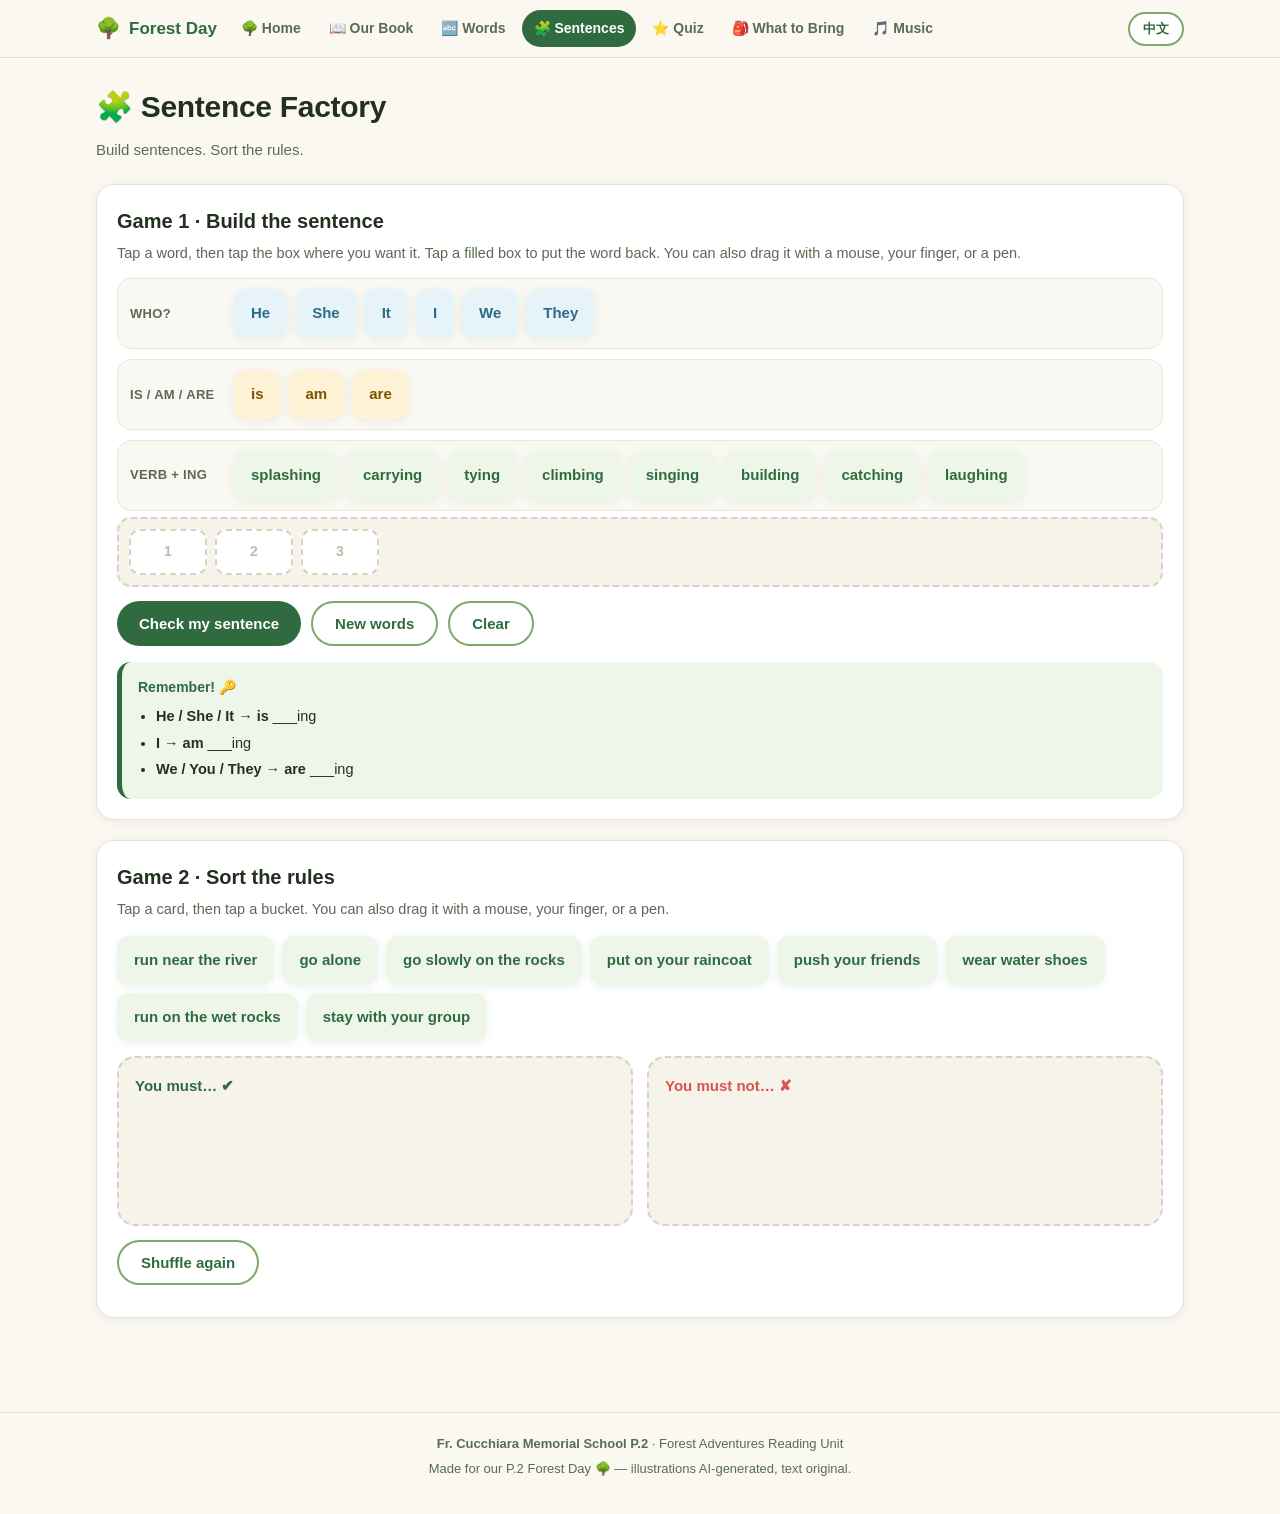
<file: sentences.html>
<!DOCTYPE html>
<html lang="en">
<head>
<meta charset="UTF-8">
<meta name="viewport" content="width=device-width, initial-scale=1">
<title>Forest Day · Sentences</title>
<link rel="stylesheet" href="assets/css/style.css">
</head>
<body>

<header class="topbar" id="topbar"></header>

<main class="wrap">
  <div class="page-head">
    <h1>🧩 Sentence Factory</h1>
    <div class="sub">
      Build sentences. Sort the rules.
    </div>
  </div>

  <!-- 遊戲一 -->
  <div class="card" style="margin-bottom:20px">
    <h2 style="margin:0 0 4px;font-size:20px">Game 1 · Build the sentence <span class="cn-text" style="font-weight:400;color:var(--ink-2);font-size:13px">拖字塊造句</span></h2>
    <p style="color:var(--ink-2);font-size:14.5px;margin:0 0 10px">
      Tap a word, then tap the box where you want it. Tap a filled box to put the word back.
      You can also drag it with a mouse, your finger, or a pen.
      <span class="cn-text">點一個字，再點你想放的那一格；點已填的格子可以把字退回。（滑鼠／手指／觸控筆都可以直接拖。）</span>
    </p>

    <div class="tile-bank">
      <div class="tile-row">
        <div class="row-label">Who?</div>
        <div class="word-pool" id="poolSubj"></div>
      </div>
      <div class="tile-row">
        <div class="row-label">is / am / are</div>
        <div class="word-pool" id="poolBe"></div>
      </div>
      <div class="tile-row">
        <div class="row-label">Verb + ing</div>
        <div class="word-pool" id="poolVerb"></div>
      </div>
    </div>

    <div class="slot-row" id="slotRow">
      <div class="slot" data-slot="1">1</div>
      <div class="slot" data-slot="2">2</div>
      <div class="slot" data-slot="3">3</div>
    </div>

    <div class="btn-row" style="justify-content:flex-start;margin-top:14px">
      <button class="btn btn-primary" id="checkSentence">Check my sentence</button>
      <button class="btn btn-ghost" id="newSentence">New words</button>
      <button class="btn btn-ghost" id="clearSentence">Clear</button>
    </div>
    <div class="fb" id="sentFeedback" style="margin-top:12px"></div>

    <div class="rule-box rule-must" style="margin-top:16px">
      <h4>Remember! 🔑</h4>
      <ul>
        <li><b>He / She / It</b> → <b>is</b> ___ing</li>
        <li><b>I</b> → <b>am</b> ___ing</li>
        <li><b>We / You / They</b> → <b>are</b> ___ing</li>
      </ul>
    </div>
  </div>

  <!-- 遊戲二 -->
  <div class="card">
    <h2 style="margin:0 0 4px;font-size:20px">Game 2 · Sort the rules <span class="cn-text" style="font-weight:400;color:var(--ink-2);font-size:13px">把規則拖進正確的桶</span></h2>
    <p style="color:var(--ink-2);font-size:14.5px;margin:0 0 12px">
      Tap a card, then tap a bucket. You can also drag it with a mouse, your finger, or a pen.
      <span class="cn-text">點一張卡，再點「You must」或「You must not」的桶。答對 8 張就過關。</span>
    </p>

    <div class="word-pool" id="sortPool"></div>

    <div class="buckets">
      <div class="bucket must" id="bucketMust">
        <h4>You must… ✔</h4>
        <div class="drop-zone"></div>
      </div>
      <div class="bucket mustnot" id="bucketMustNot">
        <h4>You must not… ✘</h4>
        <div class="drop-zone"></div>
      </div>
    </div>

    <div class="btn-row" style="justify-content:flex-start;margin-top:14px">
      <button class="btn btn-ghost" id="sortReset">Shuffle again</button>
    </div>
    <div class="fb" id="sortFeedback" style="margin-top:12px"></div>
  </div>
</main>

<footer id="footer"></footer>
<script src="assets/js/data.js"></script>
<script src="assets/js/main.js"></script>
<script src="assets/js/sentence.js"></script>
</body>
</html>
</file>
<file: assets/css/style.css>
/* =========================================================
   Forest Day — 主樣式（淺色 · 森林感 · 活潑）
   Mobile-first
   ========================================================= */
:root {
  --bg:        #FBF8F1;
  --card:      #FFFFFF;
  --green:     #2F6B3F;
  --green-2:   #7FA86B;
  --blue:      #4FA3C7;
  --yellow:    #F2B33D;
  --brown:     #A9714B;
  --red:       #D9534F;
  --ink:       #22301F;
  --ink-2:     #5A6B54;
  --line:      #E4E0D3;
  --radius:    18px;
  --shadow:    0 2px 10px rgba(47,107,63,.08);
  --shadow-lg: 0 8px 28px rgba(47,107,63,.13);
}

* { box-sizing: border-box; }
html { scroll-behavior: smooth; }

body {
  margin: 0;
  background: var(--bg);
  color: var(--ink);
  font-family: -apple-system, BlinkMacSystemFont, "PingFang HK", "PingFang TC",
               "Noto Sans TC", "Microsoft JhengHei", "Segoe UI", sans-serif;
  font-size: 16px;
  line-height: 1.65;
}

img { max-width: 100%; display: block; }
a { color: var(--green); }

/* ---------- 中文解釋開關 ---------- */
[data-cn] { display: inline; }
html.cn-on .cn-text { display: inline; }
html:not(.cn-on) .cn-text { display: none; }
/* 導覽列：英文永遠在；開中文時在後面接中文（只出現一次 emoji） */
html:not(.cn-on) .nav-links .cn-text { display: none; }
.nav-links a .cn-text { margin-left: 5px; font-weight: 500; }

/* =========================================================
   Header / Nav
   ========================================================= */
.topbar {
  position: sticky; top: 0; z-index: 50;
  background: rgba(251,248,241,.94);
  backdrop-filter: blur(8px);
  border-bottom: 1px solid var(--line);
}
.topbar-inner {
  max-width: 1120px; margin: 0 auto;
  padding: 10px 16px;
  display: flex; align-items: center; gap: 12px;
}
.brand {
  display: flex; align-items: center; gap: 8px;
  font-weight: 800; font-size: 17px; color: var(--green);
  text-decoration: none; white-space: nowrap;
}
.brand span.leaf { font-size: 20px; }

.nav-links {
  display: flex; gap: 4px; overflow-x: auto;
  flex: 1; scrollbar-width: none;
}
.nav-links::-webkit-scrollbar { display: none; }
.nav-links a {
  padding: 7px 12px; border-radius: 999px;
  text-decoration: none; color: var(--ink-2);
  font-size: 14px; font-weight: 600; white-space: nowrap;
}
.nav-links a.active { background: var(--green); color: #fff; }
.nav-links a:hover { background: #EEF3E8; color: var(--green); }

.cn-toggle {
  flex-shrink: 0;
  border: 2px solid var(--green-2);
  background: #fff; color: var(--green);
  border-radius: 999px; padding: 6px 13px;
  font-size: 13px; font-weight: 700; cursor: pointer;
  transition: .18s;
}
.cn-toggle.on { background: var(--green); color: #fff; }

/* =========================================================
   Layout
   ========================================================= */
.wrap { max-width: 1120px; margin: 0 auto; padding: 24px 16px 64px; }

.page-head { margin-bottom: 22px; }
.page-head h1 { font-size: 30px; margin: 0 0 6px; letter-spacing: -.3px; }
.page-head .sub { color: var(--ink-2); font-size: 15px; }
.page-head .sub .cn-text { display: block; font-size: 14px; margin-top: 2px; }

.card {
  background: var(--card); border-radius: var(--radius);
  box-shadow: var(--shadow); padding: 20px;
  border: 1px solid var(--line);
}
.grid { display: grid; gap: 14px; }
.g2 { grid-template-columns: 1fr; }
.g3 { grid-template-columns: 1fr; }
@media (min-width: 640px) {
  .g2 { grid-template-columns: repeat(2, 1fr); }
  .g3 { grid-template-columns: repeat(3, 1fr); }
}

/* =========================================================
   Hero (index)
   ========================================================= */
.hero {
  background: linear-gradient(160deg, #DFF0E2 0%, #F4F1E4 60%, #FBEFD3 100%);
  border-radius: 26px; padding: 30px 22px; margin-bottom: 26px;
  border: 1px solid #E1EBD9;
  text-align: center;
}
.hero .badge {
  display: inline-block; background: var(--yellow); color: #5A4200;
  font-size: 12px; font-weight: 800; padding: 5px 13px;
  border-radius: 999px; letter-spacing: .5px; margin-bottom: 12px;
}
.hero h1 { font-size: 34px; margin: 0 0 8px; letter-spacing: -.6px; }
.hero p { color: var(--ink-2); margin: 0 auto 18px; max-width: 560px; }
.hero-img {
  border-radius: 20px; overflow: hidden; box-shadow: var(--shadow-lg);
  margin: 0 auto 20px; max-width: 720px;
}

.countdown {
  display: flex; justify-content: center; gap: 10px;
  margin: 18px 0 20px; flex-wrap: wrap;
}
.cd-box {
  background: #fff; border-radius: 14px; padding: 10px 14px;
  box-shadow: var(--shadow); min-width: 64px;
  border: 1px solid var(--line);
}
.cd-box .n { font-size: 26px; font-weight: 800; color: var(--green); line-height: 1.1; }
.cd-box .l { font-size: 11px; color: var(--ink-2); text-transform: uppercase; letter-spacing: .6px; }
.cd-box.cd-today { padding: 14px 26px; }
.cd-box.cd-today .today-msg { font-size: 24px; font-weight: 800; color: var(--green); white-space: nowrap; }

.btn-row { display: flex; gap: 10px; justify-content: center; flex-wrap: wrap; }
.btn {
  display: inline-block; padding: 12px 22px; border-radius: 999px;
  font-weight: 700; text-decoration: none; font-size: 15px;
  transition: .16s; border: none; cursor: pointer;
  font-family: inherit;
}
.btn-primary { background: var(--green); color: #fff; }
.btn-primary:hover { background: #264f33; transform: translateY(-1px); }
.btn-blue { background: var(--blue); color: #fff; }
.btn-yellow { background: var(--yellow); color: #4A3400; }
.btn-ghost { background: #fff; color: var(--green); border: 2px solid var(--green-2); }
.btn:hover { transform: translateY(-1px); }

/* =========================================================
   Goal chips / rules
   ========================================================= */
.chip-row { display: flex; flex-wrap: wrap; gap: 8px; margin-top: 10px; }
.chip {
  background: #EEF6EA; color: var(--green);
  border: 1px solid #D5E6D2; border-radius: 999px;
  padding: 6px 13px; font-size: 13px; font-weight: 700;
}
.chip.blue { background: #E6F3F9; color: #2C6C86; border-color: #C9E4F0; }
.chip.yellow { background: #FDF1D6; color: #7A5600; border-color: #F2DEB0; }

.rule-box { border-radius: 14px; padding: 14px 16px; margin-top: 8px; }
.rule-must    { background: #EEF6EA; border-left: 5px solid var(--green); }
.rule-mustnot { background: #FBEDEC; border-left: 5px solid var(--red); }
.rule-box h4 { margin: 0 0 6px; font-size: 14px; }
.rule-must h4 { color: var(--green); }
.rule-mustnot h4 { color: var(--red); }
.rule-box ul { margin: 0; padding-left: 18px; }
.rule-box li { font-size: 14.5px; margin: 3px 0; }

/* =========================================================
   Book reader
   ========================================================= */
.book-stage {
  background: var(--card); border-radius: 22px; overflow: hidden;
  box-shadow: var(--shadow-lg); border: 1px solid var(--line);
  /* 收窄寬度 = 圖片變矮，整塊更容易塞進一屏 */
  max-width: 880px; margin-left: auto; margin-right: auto;
}
.book-img-wrap { position: relative; background: #F0EDE2; display: flex; align-items: center; justify-content: center; }
.book-img { width: 100%; height: auto; max-height: 40vh; object-fit: contain; display: block; }
.book-page-no {
  position: absolute; top: 10px; right: 12px;
  background: rgba(47,107,63,.86); color: #fff;
  font-size: 12px; font-weight: 700; padding: 3px 10px; border-radius: 999px;
}

/* =========================================================
   詩頁（第 13 頁）：左邊轉動唱片 + 右邊原生音樂播放器
   ========================================================= */
.vinyl { display: none; }
.book-stage.is-poem .book-img { display: none; }
.book-stage.is-poem .vinyl {
  display: flex; align-items: center; justify-content: center;
  width: min(72%, 300px); aspect-ratio: 1 / 1; border-radius: 50%;
  background: radial-gradient(circle at center, #2b2b2b 0 32%, #161616 32% 100%);
  box-shadow: 0 12px 30px rgba(0,0,0,.30);
}
.vinyl-disc {
  width: 100%; height: 100%; border-radius: 50%;
  background:
    repeating-radial-gradient(circle at center, #1d1d1d 0 2px, #2e2e2e 2px 4px);
  display: flex; align-items: center; justify-content: center;
  animation: vinyl-spin 5s linear infinite;
  animation-play-state: paused;
}
.book-stage.song-playing .vinyl-disc { animation-play-state: running; }
.vinyl-label {
  width: 40%; aspect-ratio: 1 / 1; border-radius: 50%;
  background: linear-gradient(135deg, #e8643c, #f3a63e);
  display: flex; align-items: center; justify-content: center;
  color: #fff; font-size: 26px;
  box-shadow: inset 0 0 0 2px rgba(0,0,0,.15);
  position: relative;
}
.vinyl-label::after {
  content: ""; position: absolute; width: 9px; height: 9px;
  border-radius: 50%; background: #161616;
}
@keyframes vinyl-spin { from { transform: rotate(0); } to { transform: rotate(360deg); } }

/* 右邊：原生音樂播放器（瀏覽器預設控制列） */
.song-player { margin-bottom: 12px; }
.song-player audio { width: 100%; max-width: 380px; height: 40px; }
/* 歌詞段落標題（[Verse 1] / [Chorus] / [第一段] …） */
.book-text .verse-label {
  display: block; margin-top: 12px;
  font-size: .7em; font-weight: 800; letter-spacing: .06em;
  color: var(--green); text-transform: uppercase;
}
.book-text .verse-label:first-child { margin-top: 0; }
.book-text { padding: 14px 20px 16px; font-size: 18px; line-height: 1.5; }
.book-text .en-line { font-weight: 600; display: block; }
/* ★ 每一句話獨立一行 */
.book-text .sen { display: block; }
.book-text .en-line .sen + .sen { margin-top: 5px; }
.book-text .book-cn .sen + .sen { margin-top: 3px; }
/* ★ 句子獨立成行後：詩頁與規則頁只收句距，不縮字、不縮圖
     （縮小只留給矮螢幕／手機／開中文時，見下方 media，正常大螢幕維持大字大圖） */
.book-text.is-poem .poem-en { line-height: 1.42; }
.book-text.is-poem .poem-cn { line-height: 1.42; }
.book-text.is-poem .en-line .sen + .sen { margin-top: 3px; }
.book-text.is-poem .book-cn .sen + .sen { margin-top: 2px; }
.book-text.is-rules .en-line .sen + .sen { margin-top: 3px; }
.book-text.is-rules .book-cn .sen + .sen { margin-top: 2px; }
.book-cn {
  display: block; margin-top: 8px; font-size: 15px; color: var(--ink-2);
  font-weight: 400;
}
html.cn-on .book-cn { display: block; }
html:not(.cn-on) .book-cn { display: none; }
/* 詩頁（In the forest — by P.2） */
.poem-en { line-height: 1.55; font-weight: 600; }
.poem-cn { line-height: 1.55; }
.book-nav {
  display: flex; align-items: center; justify-content: space-between;
  gap: 8px; padding: 10px 16px; border-top: 1px solid var(--line);
  background: #FCFBF6;
}
.book-nav button { min-width: 90px; }
.dots { display: flex; gap: 5px; flex-wrap: wrap; justify-content: center; }
.dots button {
  width: 9px; height: 9px; padding: 0; border-radius: 999px;
  border: none; background: #D6D2C4; cursor: pointer;
}
.dots button.on { background: var(--green); width: 22px; }

/* --- 書頁壓縮：標題與按鈕列也收緊，讓整塊更矮 --- */
.page-book .page-head { margin-bottom: 10px; }
.page-book .page-head h1 { font-size: 25px; margin-bottom: 3px; }
.page-book .page-head .sub { font-size: 13.5px; }
.page-book .mode-switch { margin-bottom: 10px; }
.page-book .wrap { padding-top: 16px; }

/* --- 橫屏寬螢幕：圖左、文字右，翻頁按鈕跨底，整塊塞進一屏 --- */
@media (min-width: 900px) and (orientation: landscape) {
  .book-stage {
    max-width: none;
    display: grid;
    grid-template-columns: minmax(0, 1.1fr) minmax(0, 1fr);
    align-items: stretch;
  }
  .book-img-wrap { height: 100%; }
  .book-img { max-height: min(52vh, 460px); }
  /* 文字比圖高時，圖的上下留白改用卡片底色，不要出現米色帶 */
  .book-img-wrap { background: transparent; }
  .book-text {
    display: flex; flex-direction: column; justify-content: center;
    padding: 18px 22px; font-size: 19px;
  }
  .book-nav { grid-column: 1 / -1; }
}

/* --- 詩頁 + 中文開啟：英文、中文各佔一欄，20 行變 10 行高 --- */
@media (min-width: 900px) and (orientation: landscape) {
  /* 詩頁文字多，右欄給寬一點 */
  .book-stage.is-poem { grid-template-columns: minmax(0, 1fr) minmax(0, 1.35fr); }
  html.cn-on .book-text.is-poem {
    display: grid; grid-template-columns: 1fr 1fr; gap: 18px; align-items: start;
    padding: 16px 20px;
  }
  html.cn-on .book-text.is-poem .en-line,
  html.cn-on .book-text.is-poem .book-cn { display: block; margin-top: 0; }
  html.cn-on .book-text.is-poem .poem-en { font-size: 16px; }
  html.cn-on .book-text.is-poem .poem-cn { font-size: 14px; }
}

/* --- 直立平板（如 iPad 768x1024）：詩頁與規則頁句子多，圖要縮才不會超出一屏 --- */
@media (min-width: 700px) and (orientation: portrait) {
  .book-stage.is-poem .book-img,
  .book-stage.is-rules .book-img { max-height: 30vh; }
  html.cn-on .book-stage.is-poem .book-img,
  html.cn-on .book-stage.is-rules .book-img { max-height: 26vh; }
  html.cn-on .book-text.is-rules { font-size: 15px; line-height: 1.3; }
  html.cn-on .book-text.is-rules .book-cn { font-size: 13px; line-height: 1.22; }
  html.cn-on .book-text.is-rules .en-line .sen + .sen { margin-top: 2px; }
}

/* --- 句子分行後：詩頁直立平板也開雙欄；手機再收一檔 --- */
@media (min-width: 700px) {
  html.cn-on .book-text.is-poem {
    display: grid; grid-template-columns: 1fr 1fr; gap: 16px; align-items: start;
  }
  html.cn-on .book-text.is-poem .en-line,
  html.cn-on .book-text.is-poem .book-cn { display: block; margin-top: 0; }
}
@media (max-width: 699px) {
  .book-stage.is-poem .book-img { max-height: 26vh; }
  .book-text.is-poem .poem-en { font-size: 14.5px; line-height: 1.32; }
  .book-text.is-poem .poem-cn { font-size: 13px; line-height: 1.3; }
  .book-stage.is-rules .book-img { max-height: 30vh; }
  .book-text.is-rules { font-size: 15px; }
  /* 開中文時詩頁／規則頁行數翻倍，手機上再壓一檔 */
  html.cn-on .book-stage.is-rules .book-img { max-height: 22vh; }
  /* 詩頁 12 句中 + 英，手機開中文時改雙欄，才不會擠出螢幕 */
  html.cn-on .book-text.is-poem {
    display: grid; grid-template-columns: 1fr 1fr; gap: 10px; align-items: start;
  }
  html.cn-on .book-text.is-poem .en-line,
  html.cn-on .book-text.is-poem .book-cn { display: block; margin-top: 0; }
  html.cn-on .book-text.is-poem .poem-en { font-size: 12px; line-height: 1.22; }
  html.cn-on .book-text.is-poem .poem-cn { font-size: 11.5px; line-height: 1.2; }
  html.cn-on .book-text.is-rules { font-size: 13.5px; line-height: 1.25; }
  html.cn-on .book-text.is-rules .book-cn { font-size: 12.5px; line-height: 1.2; }
  html.cn-on .book-text { padding: 10px 14px 12px; }
}

/* --- 很矮的橫屏（如 1024x600 投影）再收一檔 --- */
@media (orientation: landscape) and (max-height: 700px) {
  .page-book .wrap { padding-top: 10px; }
  .page-book .page-head { margin-bottom: 6px; }
  .page-book .page-head h1 { font-size: 21px; }
  .page-book .page-head .sub { display: none; }
  .page-book .mode-switch { margin-bottom: 6px; }
  .book-img { max-height: min(42vh, 320px); }
  .book-text { padding: 10px 18px 12px; font-size: 17px; }
  .book-nav { padding: 8px 14px; }
  /* 只有矮螢幕才壓詩頁／規則頁（句子最多那兩頁） */
  .book-stage.is-poem .book-img { max-height: 32vh; }
  .book-text.is-poem .poem-en { font-size: 15px; line-height: 1.3; }
  .book-text.is-poem .poem-cn { font-size: 13px; line-height: 1.28; }
  html.cn-on .book-stage.is-poem .book-img,
  html.cn-on .book-stage.is-rules .book-img { max-height: 26vh; }
  html.cn-on .book-text.is-poem .poem-en { font-size: 14px; }
  html.cn-on .book-text.is-poem .poem-cn { font-size: 12px; }
  html.cn-on .book-text.is-rules { font-size: 14.5px; line-height: 1.26; }
  html.cn-on .book-text.is-rules .book-cn { font-size: 12.5px; line-height: 1.2; }
  html.cn-on .book-text.is-rules .en-line .sen + .sen { margin-top: 1px; }
  html.cn-on .book-text.is-rules .book-cn .sen + .sen { margin-top: 0; }
}

/* --- 窄螢幕（手機直屏）：詩頁行距收緊，圓點改為可橫向捲動的單行 --- */
@media (max-width: 640px) {
  .poem-en, .poem-cn { line-height: 1.45; }
  .book-text { font-size: 17px; }
  .book-nav { flex-wrap: wrap; row-gap: 8px; padding: 10px 14px; }
  .book-nav button { min-width: 0; flex: 1 1 40%; }
  .dots {
    order: 3; flex: 1 1 100%; flex-wrap: nowrap; overflow-x: auto;
    justify-content: flex-start; scrollbar-width: none;
  }
  .dots::-webkit-scrollbar { display: none; }
  .dots button { flex: 0 0 auto; }
}

.mode-switch {
  display: flex; gap: 6px; margin-bottom: 14px; flex-wrap: wrap;
}
.mode-switch button {
  padding: 8px 15px; border-radius: 999px; border: 1.5px solid var(--line);
  background: #fff; font-weight: 700; font-size: 13.5px; cursor: pointer;
  color: var(--ink-2);
}
.mode-switch button.on { background: var(--green); border-color: var(--green); color: #fff; }

/* =========================================================
   Words — flip cards
   ========================================================= */
.tabs { display: flex; gap: 6px; flex-wrap: wrap; margin-bottom: 18px; }
.tabs button {
  padding: 9px 16px; border-radius: 999px; border: 1.5px solid var(--line);
  background: #fff; cursor: pointer; font-weight: 700; font-size: 13.5px;
  color: var(--ink-2); font-family: inherit;
}
.tabs button.on { background: var(--green); color: #fff; border-color: var(--green); }

.flip-grid { display: grid; gap: 14px; grid-template-columns: 1fr; }
@media (min-width: 560px) { .flip-grid { grid-template-columns: repeat(2, 1fr); } }
@media (min-width: 860px) { .flip-grid { grid-template-columns: repeat(3, 1fr); } }

.flip { perspective: 1200px; height: 168px; cursor: pointer; }
.flip-inner {
  position: relative; width: 100%; height: 100%;
  transition: transform .5s; transform-style: preserve-3d;
}
.flip.flipped .flip-inner { transform: rotateY(180deg); }
.flip-face {
  position: absolute; inset: 0; backface-visibility: hidden;
  border-radius: var(--radius); box-shadow: var(--shadow);
  display: flex; flex-direction: column; align-items: center; justify-content: center;
  padding: 14px; text-align: center; border: 1px solid var(--line);
}
.flip-front { background: #fff; }
.flip-front .ic { width: 88px; height: 88px; margin-bottom: 8px; display: flex; align-items: center; justify-content: center; font-size: 40px; line-height: 1; }
.flip-front .ic img { width: 100%; height: 100%; object-fit: contain; display: block; }
.flip-front .w { font-size: 19px; font-weight: 800; color: var(--green); }
.flip-front .pos { font-size: 11.5px; color: var(--ink-2); margin-top: 3px; }
.flip-back { background: var(--green); color: #fff; transform: rotateY(180deg); }
.flip-back .cn-w { font-size: 22px; font-weight: 800; }
.flip-back .sent { font-size: 12.5px; margin-top: 6px; opacity: .92; }

/* =========================================================
   Sentences — drag & drop
   ========================================================= */
/* 三行字卡：Who / is-am-are / verb-ing */
.tile-bank { display: flex; flex-direction: column; gap: 10px; margin: 12px 0 6px; }
.tile-row {
  display: flex; align-items: center; gap: 12px; flex-wrap: wrap;
  padding: 10px 12px; border-radius: 14px; background: #FAF8F2;
  border: 1px solid #EDE7D8;
}
.row-label {
  flex: 0 0 92px; font-size: 13px; font-weight: 800; letter-spacing: .3px;
  color: var(--ink-2); text-transform: uppercase;
}
.tile-row .word-pool { margin: 0; flex: 1 1 220px; }
.tile.used { display: none; }
.tile:hover { transform: translateY(-1px); }
.slot.pop { animation: pop .18s ease; }
@keyframes pop { from { transform: scale(.86); } to { transform: scale(1); } }
.word-pool { display: flex; flex-wrap: wrap; gap: 8px; margin: 14px 0; }
.tile {
  padding: 10px 15px; border-radius: 12px; font-weight: 700; font-size: 15px;
  cursor: grab; user-select: none; border: 2px solid transparent;
  box-shadow: var(--shadow);
  /* 觸控目標放大，手指比較好點 */
  min-height: 44px; display: flex; align-items: center; justify-content: center;
  /* 觸控屏關鍵：手勢交給 Pointer Events，不要讓瀏覽器搶去捲動／縮放 */
  touch-action: none;
  -webkit-user-select: none; -webkit-touch-callout: none; -webkit-user-drag: none;
}
/* 拖曳時跟著手指跑的分身 */
.drag-ghost {
  position: fixed; left: 0; top: 0; z-index: 9999; margin: 0;
  pointer-events: none; opacity: .92;
  box-shadow: 0 14px 28px rgba(0, 0, 0, .24); will-change: transform;
}
/* 點選（手機／電腦皆可用）：選取後再點空格或桶 */
.tile.picked {
  border-color: var(--green-2); transform: translateY(-2px);
  box-shadow: 0 0 0 4px rgba(120,168,72,.18), var(--shadow);
}
.tile.done { cursor: default; }
.tile.subj { background: #E6F3F9; color: #2C6C86; }
.tile.be   { background: #FDF1D6; color: #7A5600; }
.tile.verb { background: #EEF6EA; color: var(--green); }
.tile.dragging { opacity: .5; cursor: grabbing; }
.slot-row {
  display: flex; flex-wrap: wrap; gap: 8px; align-items: center;
  min-height: 56px; padding: 10px; background: #F6F3EA;
  border-radius: 14px; border: 2px dashed #D8D2BF;
}
/* 手機：標題移到字卡上方、字卡縮小，讓三行字卡＋空格能在同一屏 */
@media (max-width: 700px) {
  .tile-bank { gap: 8px; }
  .tile-row {
    flex-direction: column; align-items: stretch; gap: 6px;
    padding: 8px 10px;
  }
  .row-label { flex: none; font-size: 11.5px; }
  /* 直行時 flex-basis 220px 會變成高度，這裡改回自動 */
  .tile-row .word-pool { flex: 0 0 auto; gap: 6px; }
  .tile { padding: 8px 12px; font-size: 14px; }
  .slot-row {
    position: sticky; bottom: 0; z-index: 6;
    box-shadow: 0 -8px 18px rgba(0, 0, 0, .07);
  }
}
.slot-row.over,
.slot-row.choosing { border-color: var(--green-2); background: #EFF6EA; }
.slot {
  min-width: 78px; min-height: 46px; border-radius: 11px;
  background: #fff; border: 2px dashed #D8D2BF;
  display: flex; align-items: center; justify-content: center;
  font-size: 14px; color: #C0BAa8; font-weight: 700;
  cursor: pointer; touch-action: manipulation;
}
/* 已選字卡時，空格亮起來提示「點這裡」 */
.slot-row.choosing .slot:not(.filled) { border-color: var(--green-2); background: #fff; }
.slot.over { border-color: var(--green-2); }
.slot.filled { border-style: solid; border-color: var(--green-2); color: var(--ink); }
.fb { margin-top: 12px; padding: 11px 14px; border-radius: 12px; font-weight: 700; font-size: 14.5px; }
.fb.ok   { background: #EEF6EA; color: var(--green); }
.fb.bad  { background: #FBEDEC; color: var(--red); }

.buckets { display: grid; gap: 14px; grid-template-columns: 1fr; }
@media (min-width: 640px) { .buckets { grid-template-columns: repeat(2,1fr); } }
.bucket {
  border-radius: var(--radius); padding: 16px; min-height: 170px;
  border: 2px dashed #D8D2BF; background: #F6F3EA;
  cursor: pointer; touch-action: manipulation;
}
.bucket.over { border-color: var(--green-2); }
.bucket h4 { margin: 0 0 10px; font-size: 15px; }
.bucket.must h4 { color: var(--green); }
.bucket.mustnot h4 { color: var(--red); }
.bucket .drop-zone { display: flex; flex-direction: column; gap: 7px; }

/* =========================================================
   Quiz
   ========================================================= */
.quiz-q { margin-bottom: 20px; }
.quiz-q .qimg {
  border-radius: 14px; overflow: hidden; margin-bottom: 10px;
  max-width: 380px; box-shadow: var(--shadow);
}
.quiz-q h4 { font-size: 17px; margin: 0 0 10px; }
.opt {
  display: block; width: 100%; text-align: left; padding: 11px 15px;
  border-radius: 12px; border: 2px solid var(--line); background: #fff;
  margin-bottom: 7px; cursor: pointer; font-size: 15px; font-weight: 600;
  font-family: inherit; color: var(--ink); transition: .14s;
}
.opt:hover { border-color: var(--green-2); background: #F4F9F1; }
.opt.sel-right { border-color: var(--green); background: #EAF5E6; color: var(--green); }
.opt.sel-wrong { border-color: var(--red); background: #FBEDEC; color: var(--red); }
.opt:disabled { cursor: default; opacity: .72; }

.cert {
  background: linear-gradient(150deg,#FFFDF6,#F6F1E0);
  border: 3px solid var(--yellow); border-radius: 22px;
  padding: 28px 22px; text-align: center; margin-top: 22px;
}
.cert h3 { margin: 0 0 6px; font-size: 24px; color: var(--green); }
.cert .name-input {
  font-size: 20px; font-weight: 800; text-align: center;
  border: none; border-bottom: 2px dashed var(--yellow);
  background: transparent; padding: 6px 12px; margin: 12px auto 4px;
  width: min(320px, 90%); font-family: inherit; color: var(--ink);
}
.cert .medal { font-size: 52px; margin: 6px 0; }
.cert p { color: var(--ink-2); font-size: 13.5px; }

.score-bar { font-size: 18px; font-weight: 800; color: var(--green); margin: 16px 0; }

/* =========================================================
   Bring list
   ========================================================= */
.bring-item {
  display: flex; align-items: center; gap: 12px;
  background: #fff; border: 1px solid var(--line); border-radius: 14px;
  padding: 13px 15px; box-shadow: var(--shadow);
}
.bring-item input[type=checkbox] {
  width: 22px; height: 22px; accent-color: var(--green); cursor: pointer;
  flex-shrink: 0;
}
.bring-item .ic { font-size: 24px; }
.bring-item .tx { flex: 1; }
.bring-item .en { font-weight: 700; font-size: 15px; }
.bring-item .cn { font-size: 13px; color: var(--ink-2); margin-top: 1px; }
.bring-item.done .en { text-decoration: line-through; color: var(--ink-2); }

/* =========================================================
   Parents / tables
   ========================================================= */
.table-wrap { overflow-x: auto; }
table { width: 100%; border-collapse: collapse; font-size: 14.5px; }
th, td { padding: 9px 11px; border-bottom: 1px solid var(--line); text-align: left; vertical-align: top; }
th { background: #F1EFE6; font-weight: 800; color: var(--ink); }
td .cn { color: var(--ink-2); font-size: 13px; }

.book-card h4 { margin: 0 0 4px; font-size: 16.5px; }
.book-card .au { color: var(--ink-2); font-size: 13.5px; margin-bottom: 8px; }
.book-card .why { font-size: 14px; }
.book-tag {
  display: inline-block; font-size: 11.5px; font-weight: 800;
  padding: 3px 10px; border-radius: 999px; margin-top: 9px;
  background: #FDF1D6; color: #7A5600;
}
.book-tag.used { background: #E6F3F9; color: #2C6C86; }

.notice {
  background: #FDF1D6; border-left: 4px solid var(--yellow);
  padding: 12px 15px; border-radius: 10px; font-size: 14px; margin: 14px 0;
}
.notice.warn { background: #FBEDEC; border-left-color: var(--red); }

footer {
  border-top: 1px solid var(--line); padding: 20px 16px 34px;
  text-align: center; color: var(--ink-2); font-size: 13px;
  margin-top: 30px;
}

/* reveal animation */
@keyframes rise { from { opacity:0; transform: translateY(10px);} to {opacity:1; transform:none;} }
.rise { animation: rise .45s ease both; }
.rise-1 { animation-delay: .05s; } .rise-2 { animation-delay: .12s; }
.rise-3 { animation-delay: .19s; } .rise-4 { animation-delay: .26s; }

/* =========================================================
   横屏（iPad 横屏 / 16:9 Chrome）：限制首页主图高度，
   保证底部 3 个按钮在首屏完整可见，不让大图挤出屏幕。
   手机竖屏与窄窗口不触发。
   ========================================================= */
@media (orientation: landscape) {
  .hero { padding: 18px 22px; margin-bottom: 16px; }
  .hero h1 { font-size: 27px; margin: 0 0 4px; }
  .hero p { margin-bottom: 10px; }
  .hero-img { margin-bottom: 12px; }
  .hero-img img {
    display: block;
    margin: 0 auto;
    max-height: 44vh;   /* 图高跟随视窗高度，横屏下自动缩小 */
    width: auto;
    max-width: 100%;
  }
}

/* =========================================================
   書本下方固定歌曲區（第 13 頁同一塊的複製，永遠顯示）
   ========================================================= */
.song-block {
  background: var(--card); border-radius: 22px; overflow: hidden;
  box-shadow: var(--shadow-lg); border: 1px solid var(--line);
  max-width: 880px; margin: 0 auto;
}
.song-block .song-block-img {
  background: #F0EDE2;
  display: flex; align-items: center; justify-content: center;
  padding: 28px 0;
}
.song-block .vinyl {
  display: flex; align-items: center; justify-content: center;
  width: min(60%, 260px); aspect-ratio: 1 / 1; border-radius: 50%;
  background: radial-gradient(circle at center, #2b2b2b 0 32%, #161616 32% 100%);
  box-shadow: 0 12px 30px rgba(0,0,0,.30);
}
.song-block.song-playing .vinyl-disc { animation-play-state: running; }
/* 橫屏寬螢幕：與繪本詩頁同款雙欄（左唱片、右歌詞） */
@media (min-width: 900px) and (orientation: landscape) {
  .song-block {
    max-width: none;
    display: grid;
    grid-template-columns: minmax(0, 1fr) minmax(0, 1.35fr);
    align-items: stretch;
  }
  .song-block .song-block-img { background: transparent; height: 100%; }
}
</file>
<file: assets/css/print.css>
/* A4 列印樣式 — 已在 style.css 內含 @media print，此檔供工作紙單獨引用 */

@media print {
  @page { size: A4; margin: 12mm; }

  .topbar, .btn-row, .no-print, footer, .cn-toggle, .book-nav, .tabs { display: none !important; }

  body { font-size: 12.5pt; background: #fff; color: #000; }
  .wrap { max-width: none; padding: 0; }

  .card {
    box-shadow: none; border: 1.2pt solid #666; break-inside: avoid;
    padding: 12pt; border-radius: 0;
  }

  h1 { font-size: 19pt; }
  h2 { font-size: 15pt; }
  h3 { font-size: 13pt; }

  .flip { height: auto; page-break-inside: avoid; box-shadow: none; }
  .flip-inner { transform: none !important; }
  .flip-back { display: none; }
  .flip-front { position: static; }

  .quiz-q { page-break-inside: avoid; }
  .bring-item { box-shadow: none; }
}
</file>
